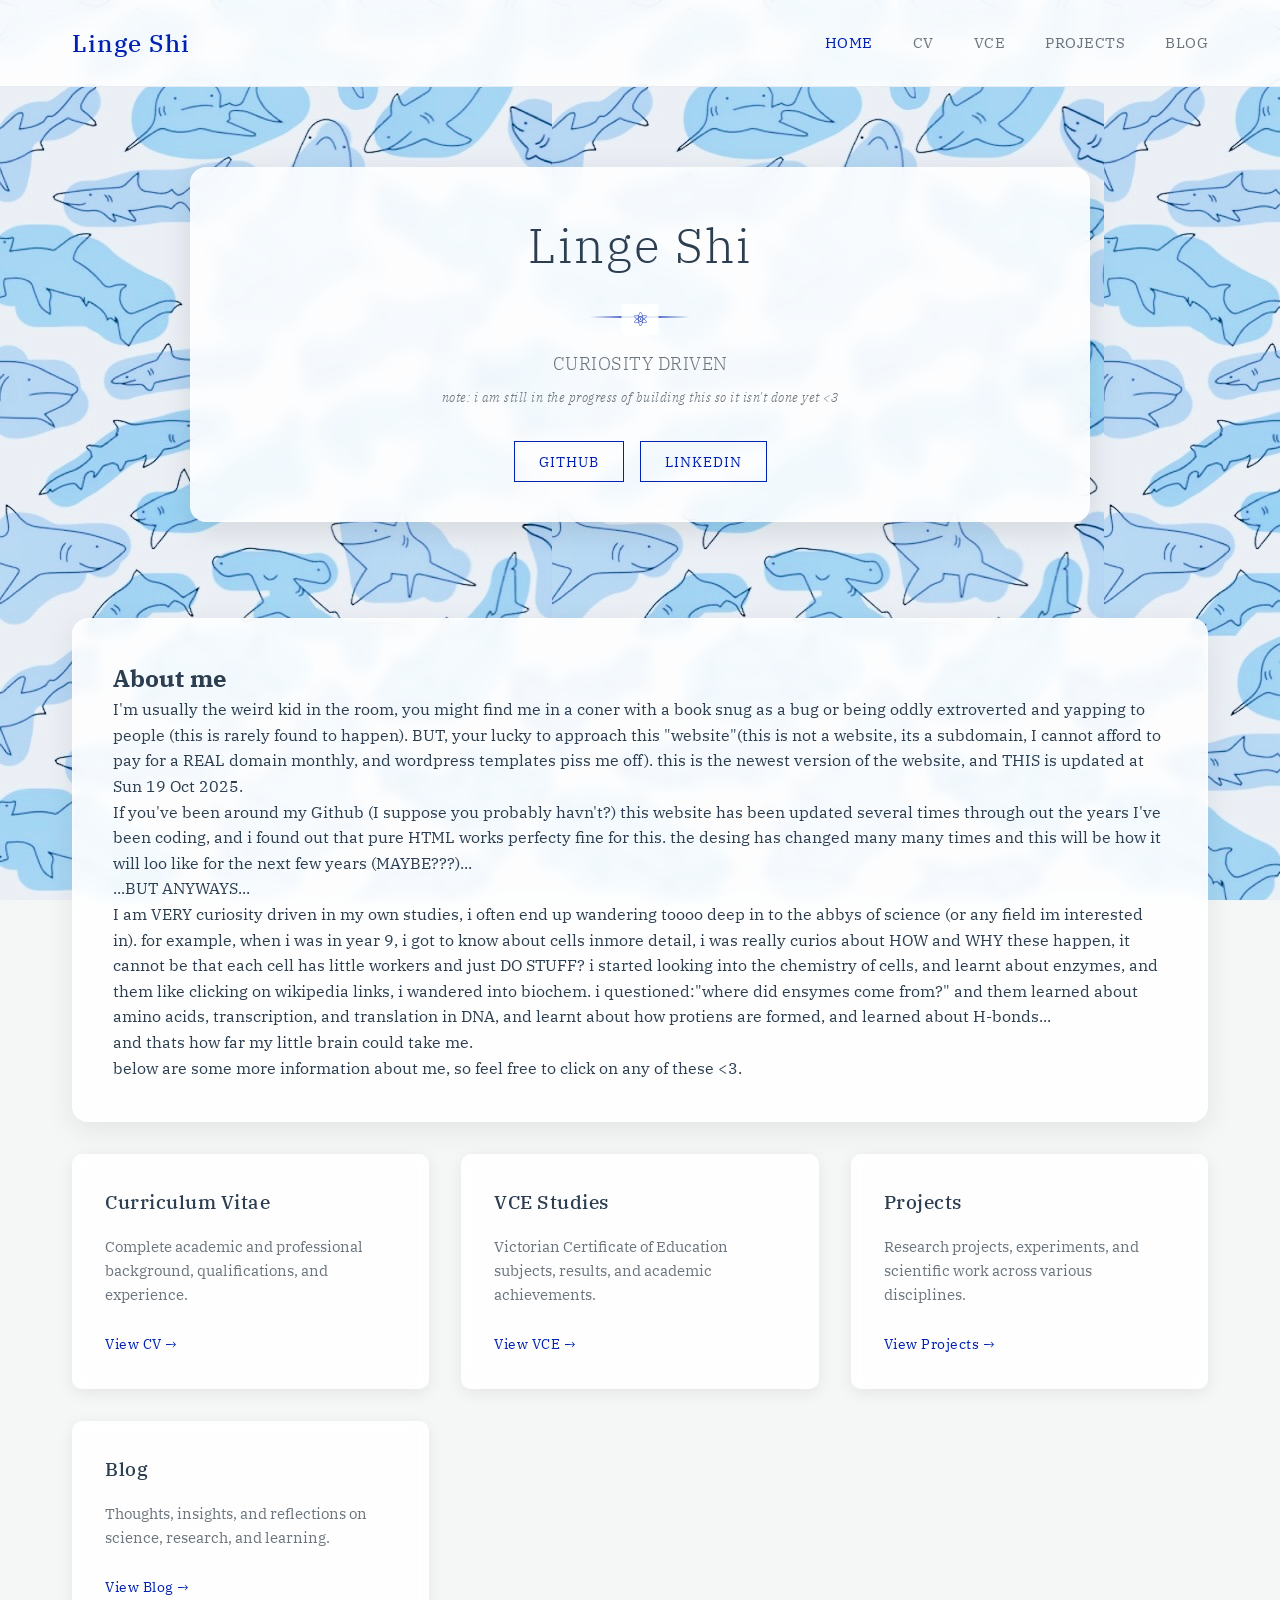
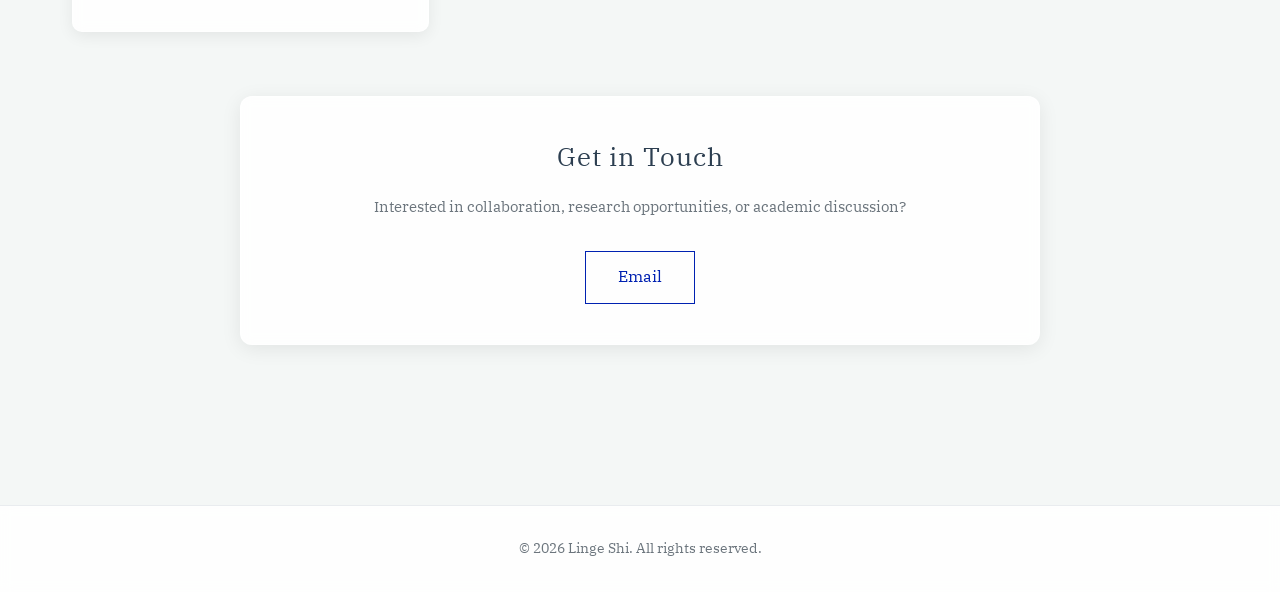
<file: index.html>
<!DOCTYPE html>
<html lang="en">
<head>
  <link rel="icon" type="image/png" href="images/nub-nub-cat.png">
  <meta charset="UTF-8" />
  <meta name="viewport" content="width=device-width, initial-scale=1" />
  <title>Linge Shi | Portfolio</title>
  <link href="https://fonts.googleapis.com/css2?family=IBM+Plex+Serif:wght@300;400;500;600&display=swap" rel="stylesheet" />
  <link rel="stylesheet" href="style.css" />
</head>
<body>
  <div class="bg-pattern"></div>

  <nav>
    <div class="nav-content">
      <a href="index.html" class="logo">Linge Shi</a>
      <ul class="nav-links">
        <li><a href="index.html" class="active">Home</a></li>
        <li><a href="CV.html">CV</a></li>
        <li><a href="VCE.html">VCE</a></li>
        <li><a href="Projects.html">Projects</a></li>
        <li><a href="Blog.html">Blog</a></li>
      </ul>
    </div>
  </nav>

  <div class="hero">
    <h1>Linge Shi</h1>
    <div class="hero-divider"></div>
    <p class="subtitle">CURIOSITY DRIVEN</p>
    <p class="subtitle" style="font-style: italic; font-size: 0.8rem; margin-top: 10px;">note: i am still in the progress of building this so it isn't done yet <3 </p>
    
    <div class="hero-links">
      <a href="https://github.com/Aresenick" target="_blank" class="contact-link">Github</a>
      <a href="https://linkedin.com/in/linge-shi" target="_blank" class="contact-link">LinkedIn</a>
    </div>
  </div>

  <main>
    <section class="content-box">
      <h2>About me</h2>
      <p>
        I'm usually the weird kid in the room, you might find me in a coner with a book snug as a bug or being oddly extroverted and yapping to people (this is rarely found to happen). BUT, your lucky to approach this "website"(this is not a website, its a subdomain, I cannot afford to pay for a REAL domain monthly, and wordpress templates piss me off). this is the newest version of the website, and THIS is updated at Sun 19 Oct 2025. 
      </p>
      <p>
        If you've been around my Github (I suppose you probably havn't?) this website has been updated several times through out the years I've been coding, and i found out that pure HTML works perfecty fine for this. the desing has changed many many times and this will be how it will loo like for the next few years (MAYBE???)... 
      </p>
      <p>
        ...BUT ANYWAYS...
      </p>
      <p>
        I am VERY curiosity driven in my own studies, i often end up wandering toooo deep in to the abbys of science (or any field im interested in). for example, when i was in year 9, i got to know about cells inmore detail, i was really curios about HOW and WHY these happen, it cannot be that each cell has little workers and just DO STUFF? i started looking into the chemistry of cells, and learnt about enzymes, and them like clicking on wikipedia links, i wandered into biochem. i questioned:"where did ensymes come from?" and them learned about amino acids, transcription, and translation in DNA, and learnt about how protiens are formed, and learned about H-bonds... 
      </p>
       <p>
        and thats how far my little brain could take me.
      </p>
       <p>
        below are some more information about me, so feel free to click on any of these <3. 
      </p>
    </section>

    <section class="section-grid">
      <div class="card">
        <h3>Curriculum Vitae</h3>
        <p>Complete academic and professional background, qualifications, and experience.</p>
        <a href="CV.html" class="card-link">View CV →</a>
      </div>

      <div class="card">
        <h3>VCE Studies</h3>
        <p>Victorian Certificate of Education subjects, results, and academic achievements.</p>
        <a href="VCE.html" class="card-link">View VCE →</a>
      </div>

      <div class="card">
        <h3>Projects</h3>
        <p>Research projects, experiments, and scientific work across various disciplines.</p>
        <a href="Projects.html" class="card-link">View Projects →</a>
      </div>

      <div class="card">
        <h3>Blog</h3>
        <p>Thoughts, insights, and reflections on science, research, and learning.</p>
        <a href="Blog.html" class="card-link">View Blog →</a>
      </div>
    </section>

    <section class="contact-section">
      <h2>Get in Touch</h2>
      <p>Interested in collaboration, research opportunities, or academic discussion?</p>
      <div class="contact-links">
        <a href="mailto:lingeshiniceg@gmail.com" class="contact-link">Email</a>
      </div>
    </section>
  </main>

  <footer>
    <p>&copy; 2026 Linge Shi. All rights reserved.</p>
  </footer>
</body>
</html>
</file>
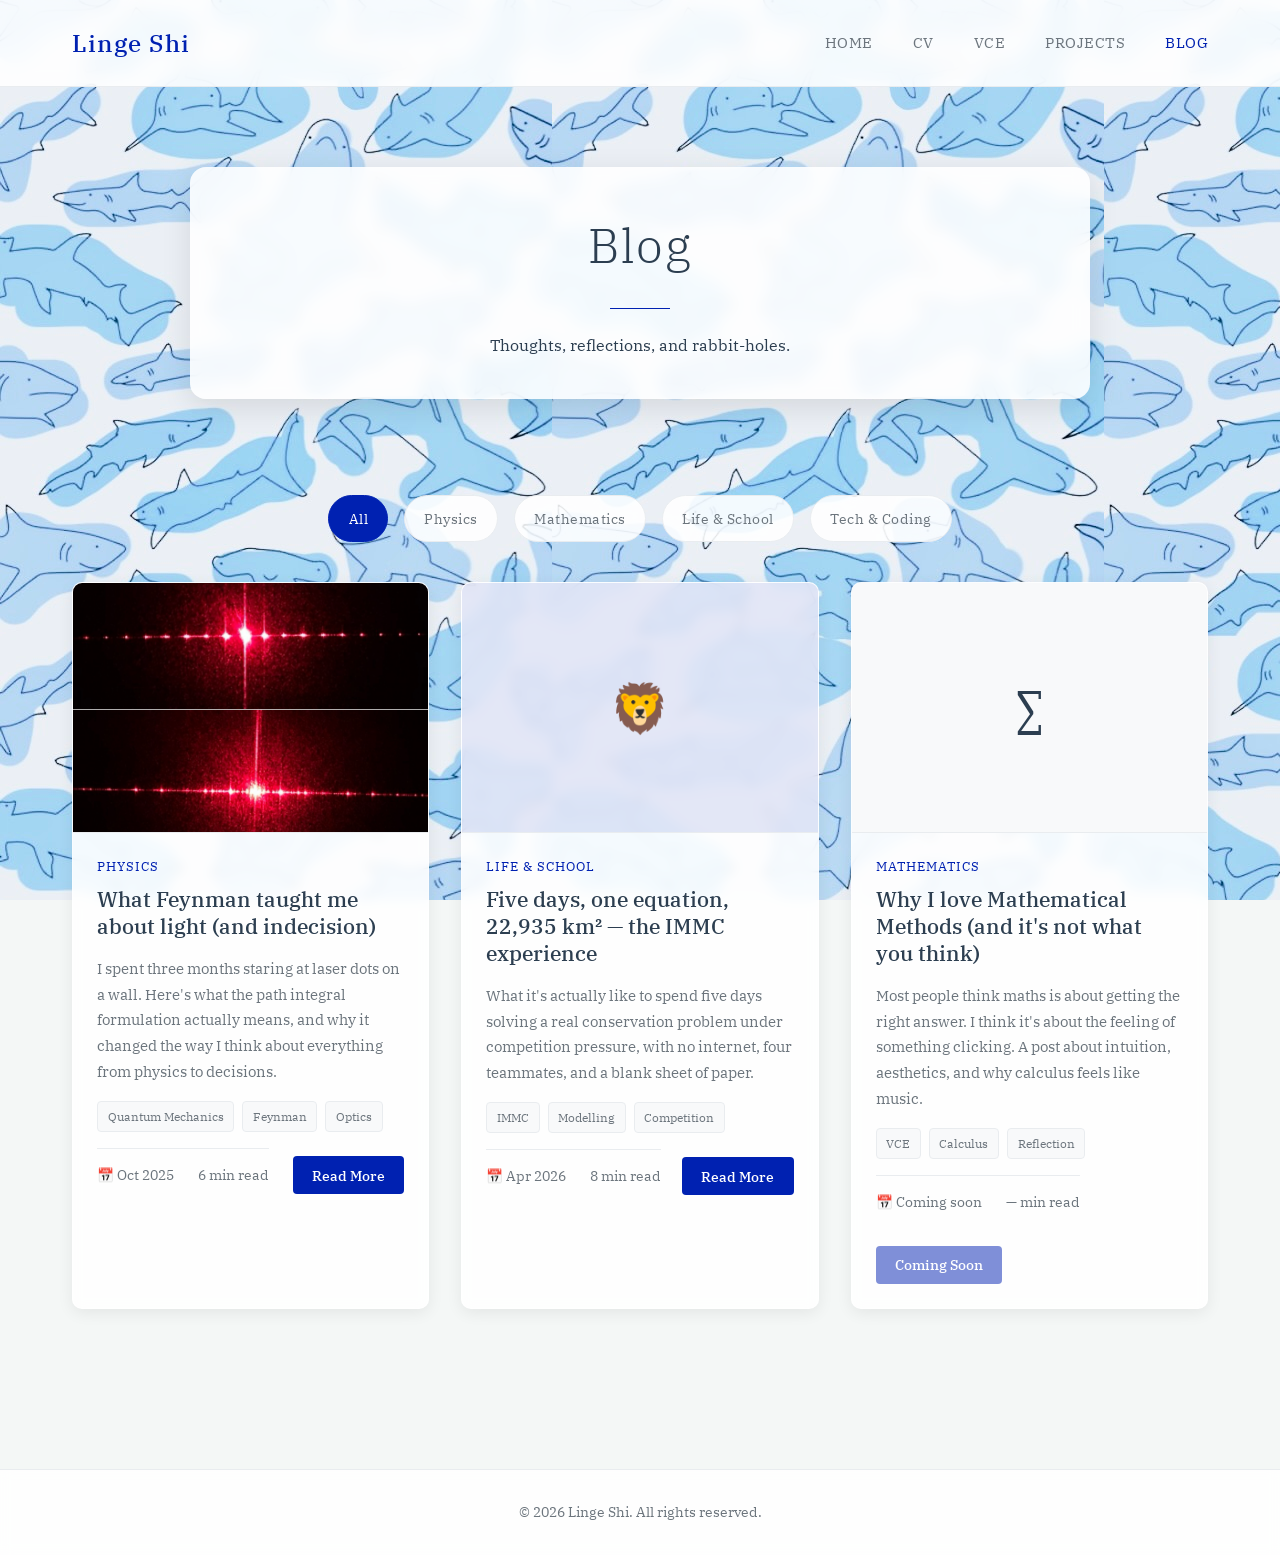
<file: Blog.html>
<!DOCTYPE html>
<html lang="en">
<head>
  <link rel="icon" type="image/png" href="images/nub-nub-cat.png">
  <meta charset="UTF-8" />
  <meta name="viewport" content="width=device-width, initial-scale=1" />
  <title>Blog — Linge Shi</title>
  <link href="https://fonts.googleapis.com/css2?family=IBM+Plex+Serif:wght@300;400;500;600&display=swap" rel="stylesheet" />
  <link rel="stylesheet" href="style.css" />
</head>
<body>
  <div class="bg-pattern"></div>

  <nav>
    <div class="nav-content">
      <a href="index.html" class="logo">Linge Shi</a>
      <ul class="nav-links">
        <li><a href="index.html">Home</a></li>
        <li><a href="CV.html">CV</a></li>
        <li><a href="VCE.html">VCE</a></li>
        <li><a href="Projects.html">Projects</a></li>
        <li><a href="Blog.html" class="active">Blog</a></li>
      </ul>
    </div>
  </nav>

  <div class="hero">
    <h1>Blog</h1>
    <div class="page-divider"></div>
    <p>Thoughts, reflections, and rabbit-holes.</p>
  </div>

  <main>

    <div class="categories-filter">
      <a href="#" class="category-tag active" data-filter="all">All</a>
      <a href="#" class="category-tag" data-filter="physics">Physics</a>
      <a href="#" class="category-tag" data-filter="maths">Mathematics</a>
      <a href="#" class="category-tag" data-filter="life">Life &amp; School</a>
      <a href="#" class="category-tag" data-filter="tech">Tech &amp; Coding</a>
    </div>

    <div class="blog-list" id="blog-list">

      <!-- Example post — duplicate this block to add more entries -->
      <article class="blog-post" data-category="physics">
        <div class="blog-image">
          <img src="images/fizik_pro.png" alt="Quantum Pathways" />
        </div>
        <div class="blog-header">
          <div class="blog-category">Physics</div>
          <h2 class="blog-title">What Feynman taught me about light (and indecision)</h2>
        </div>
        <p class="blog-excerpt">
          I spent three months staring at laser dots on a wall. Here's what the path integral formulation actually means, and why it changed the way I think about everything from physics to decisions.
        </p>
        <div class="blog-tags">
          <span class="tag">Quantum Mechanics</span>
          <span class="tag">Feynman</span>
          <span class="tag">Optics</span>
        </div>
        <div class="blog-footer">
          <div class="blog-meta">
            <span>📅 Oct 2025</span>
            <span>6 min read</span>
          </div>
          <button class="read-more-btn" onclick="openBlogPopup('feynman-post')">Read More</button>
        </div>
      </article>

      <article class="blog-post" data-category="life">
        <div class="blog-image" style="background: var(--light-blue); display:flex; align-items:center; justify-content:center; height:250px;">
          <span style="font-size:3rem;">🦁</span>
        </div>
        <div class="blog-header">
          <div class="blog-category">Life &amp; School</div>
          <h2 class="blog-title">Five days, one equation, 22,935 km² — the IMMC experience</h2>
        </div>
        <p class="blog-excerpt">
          What it's actually like to spend five days solving a real conservation problem under competition pressure, with no internet, four teammates, and a blank sheet of paper.
        </p>
        <div class="blog-tags">
          <span class="tag">IMMC</span>
          <span class="tag">Modelling</span>
          <span class="tag">Competition</span>
        </div>
        <div class="blog-footer">
          <div class="blog-meta">
            <span>📅 Apr 2026</span>
            <span>8 min read</span>
          </div>
          <button class="read-more-btn" onclick="openBlogPopup('immc-post')">Read More</button>
        </div>
      </article>

      <article class="blog-post" data-category="maths">
        <div class="blog-image" style="background: var(--light-grey); display:flex; align-items:center; justify-content:center; height:250px;">
          <span style="font-size:3rem;">∑</span>
        </div>
        <div class="blog-header">
          <div class="blog-category">Mathematics</div>
          <h2 class="blog-title">Why I love Mathematical Methods (and it's not what you think)</h2>
        </div>
        <p class="blog-excerpt">
          Most people think maths is about getting the right answer. I think it's about the feeling of something clicking. A post about intuition, aesthetics, and why calculus feels like music.
        </p>
        <div class="blog-tags">
          <span class="tag">VCE</span>
          <span class="tag">Calculus</span>
          <span class="tag">Reflection</span>
        </div>
        <div class="blog-footer">
          <div class="blog-meta">
            <span>📅 Coming soon</span>
            <span>— min read</span>
          </div>
          <button class="read-more-btn" style="opacity:0.5;cursor:default;" disabled>Coming Soon</button>
        </div>
      </article>

    </div>
  </main>

  <!-- Blog Popup -->
  <div id="blog-popup" class="popup-overlay">
    <div class="popup-content">
      <span class="popup-close" onclick="closeBlogPopup()">&times;</span>
      <div id="popup-blog-content"></div>
    </div>
  </div>

  <footer>
    <p>&copy; 2026 Linge Shi. All rights reserved.</p>
  </footer>

  <script>
    const blogData = {
      "feynman-post": `
        <div class="popup-blog-header">
          <div class="popup-blog-category">Physics</div>
          <h1>What Feynman taught me about light (and indecision)</h1>
          <div class="popup-blog-meta">
            <span>📅 Oct 2025</span>
            <span>6 min read</span>
          </div>
          <div class="popup-blog-tags">
            <span class="tag">Quantum Mechanics</span>
            <span class="tag">Feynman</span>
            <span class="tag">Optics</span>
          </div>
        </div>
        <div class="popup-blog-content">
          <p>I started this project because I was annoyed. My physics teacher explained the double-slit experiment and then, when I asked <em>why</em> the photon goes through both slits at once, said: "it just does." That wasn't good enough for me.</p>
          <h2>The setup</h2>
          <p>Three months later I was in my bedroom at midnight with a 0.4 mW laser pointer, a clamp stand fashioned from a stack of textbooks, and a very patient wall. The idea was simple: if Feynman is right that a photon takes <em>all possible paths simultaneously</em>, then adding more slits should sharpen the beam — because more paths means more chances for the right ones to constructively interfere.</p>
          <h2>What actually happened</h2>
          <p>At 1 slit: a broad blob. At 2 slits: those unmistakeable alternating fringes. At 20 slits: a tighter central peak, fainter satellites. At 200 slits: one sharp, bright line. The beam had emerged from the noise. Not because I forced it — because all the wrong paths cancelled each other out, and the right path was left standing.</p>
          <h2>The thing I keep thinking about</h2>
          <p>Feynman's idea is that nature is genuinely indecisive at the quantum level. The photon doesn't "choose" a path — it explores all of them, and the one we observe is just the one that survives interference. There's something almost philosophical about that. Uncertainty isn't a failure of the system. It's how the system works.</p>
          <p>I don't think that's only true of photons.</p>
        </div>
      `,
      "immc-post": `
        <div class="popup-blog-header">
          <div class="popup-blog-category">Life &amp; School</div>
          <h1>Five days, one equation, 22,935 km²</h1>
          <div class="popup-blog-meta">
            <span>📅 Apr 2026</span>
            <span>8 min read</span>
          </div>
          <div class="popup-blog-tags">
            <span class="tag">IMMC</span>
            <span class="tag">Modelling</span>
            <span class="tag">Competition</span>
          </div>
        </div>
        <div class="popup-blog-content">
          <p>Day one of the IMMC, our team stared at the problem statement for about twenty minutes without saying anything. The task: help Etosha National Park figure out where to send its rangers. The park is the size of a small country. They have almost no resources. Poaching is rising. Where do you even start?</p>
          <h2>The blank page problem</h2>
          <p>Mathematical modelling competitions are strange. You have all the freedom in the world — and that's the hardest part. In a normal maths exam, the path is laid out for you. Here, you have to decide what the problem even is before you can solve it.</p>
          <p>We spent the first afternoon just listing factors. Poaching history. Waterhole locations. Seasonal animal clustering. Proximity to the park boundary. Road density. Terrain. By the end of day one we had ten variables and no idea how to combine them.</p>
          <h2>The insight</h2>
          <p>The breakthrough came on day two when someone suggested we treat the park as a continuous surface and assign each point a single risk score. Simple in theory. The challenge was making the weighting defensible — not just guessing that poaching pressure matters more than road density, but proving it mathematically.</p>
          <p>That's where AHP came in. The Analytic Hierarchy Process lets you compare every pair of factors and derive a weight set that's internally consistent. Our consistency ratio came out at 0.0129 — well below the 0.10 threshold. The model wasn't just intuitive. It was provably coherent.</p>
          <h2>What five days taught me</h2>
          <p>I came in thinking modelling was about finding the right equation. I left thinking modelling is about choosing the right assumptions — and then being honest about them. Every model is wrong. The question is whether it's usefully wrong.</p>
        </div>
      `
    };

    function openBlogPopup(postId) {
      const content = blogData[postId];
      if (!content) return;
      document.getElementById('popup-blog-content').innerHTML = content;
      document.getElementById('blog-popup').style.display = 'flex';
      document.body.style.overflow = 'hidden';
    }

    function closeBlogPopup() {
      document.getElementById('blog-popup').style.display = 'none';
      document.body.style.overflow = 'auto';
    }

    document.getElementById('blog-popup').addEventListener('click', function (e) {
      if (e.target === this) closeBlogPopup();
    });

    document.addEventListener('keydown', function (e) {
      if (e.key === 'Escape' && document.getElementById('blog-popup').style.display === 'flex') {
        closeBlogPopup();
      }
    });

    /* Category filter */
    document.querySelectorAll('.category-tag').forEach(tag => {
      tag.addEventListener('click', function (e) {
        e.preventDefault();
        document.querySelectorAll('.category-tag').forEach(t => t.classList.remove('active'));
        this.classList.add('active');
        const filter = this.dataset.filter;
        document.querySelectorAll('.blog-post').forEach(post => {
          post.style.display = (filter === 'all' || post.dataset.category === filter) ? '' : 'none';
        });
      });
    });
  </script>
</body>
</html>
</file>
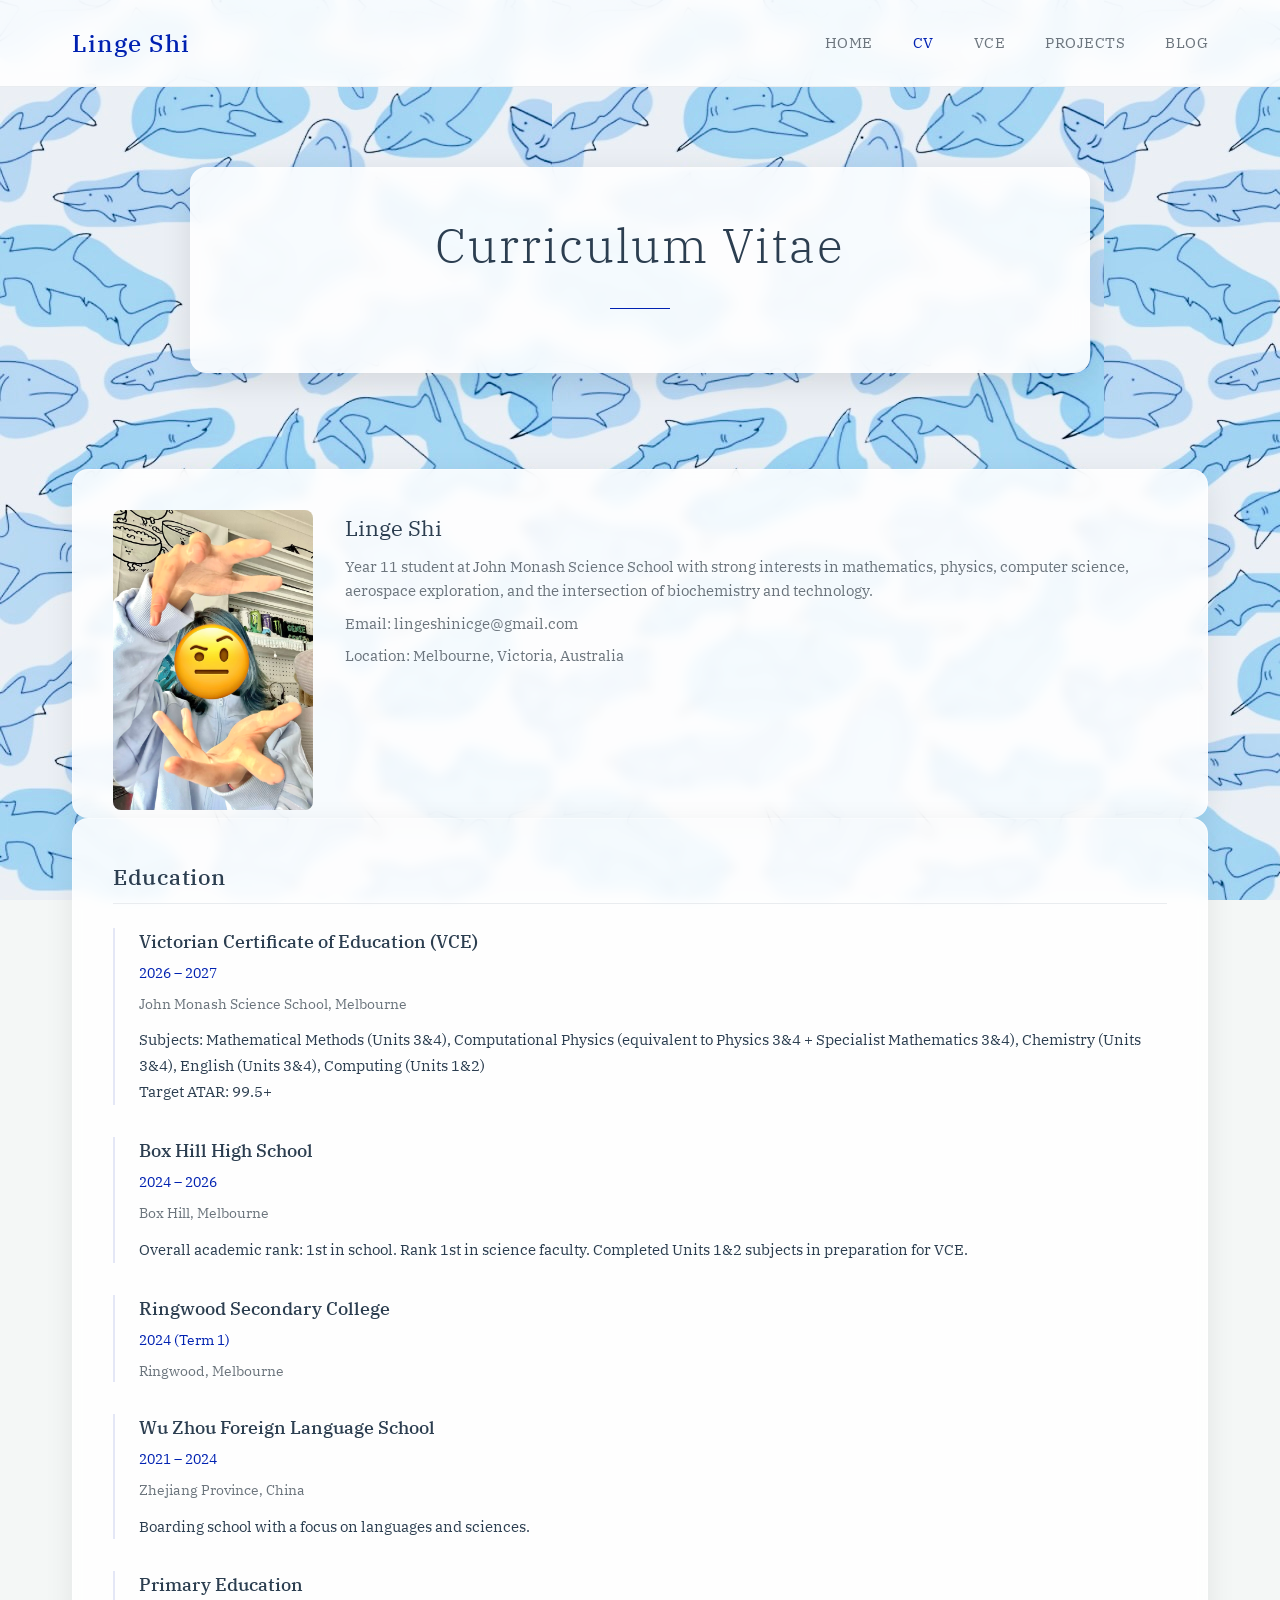
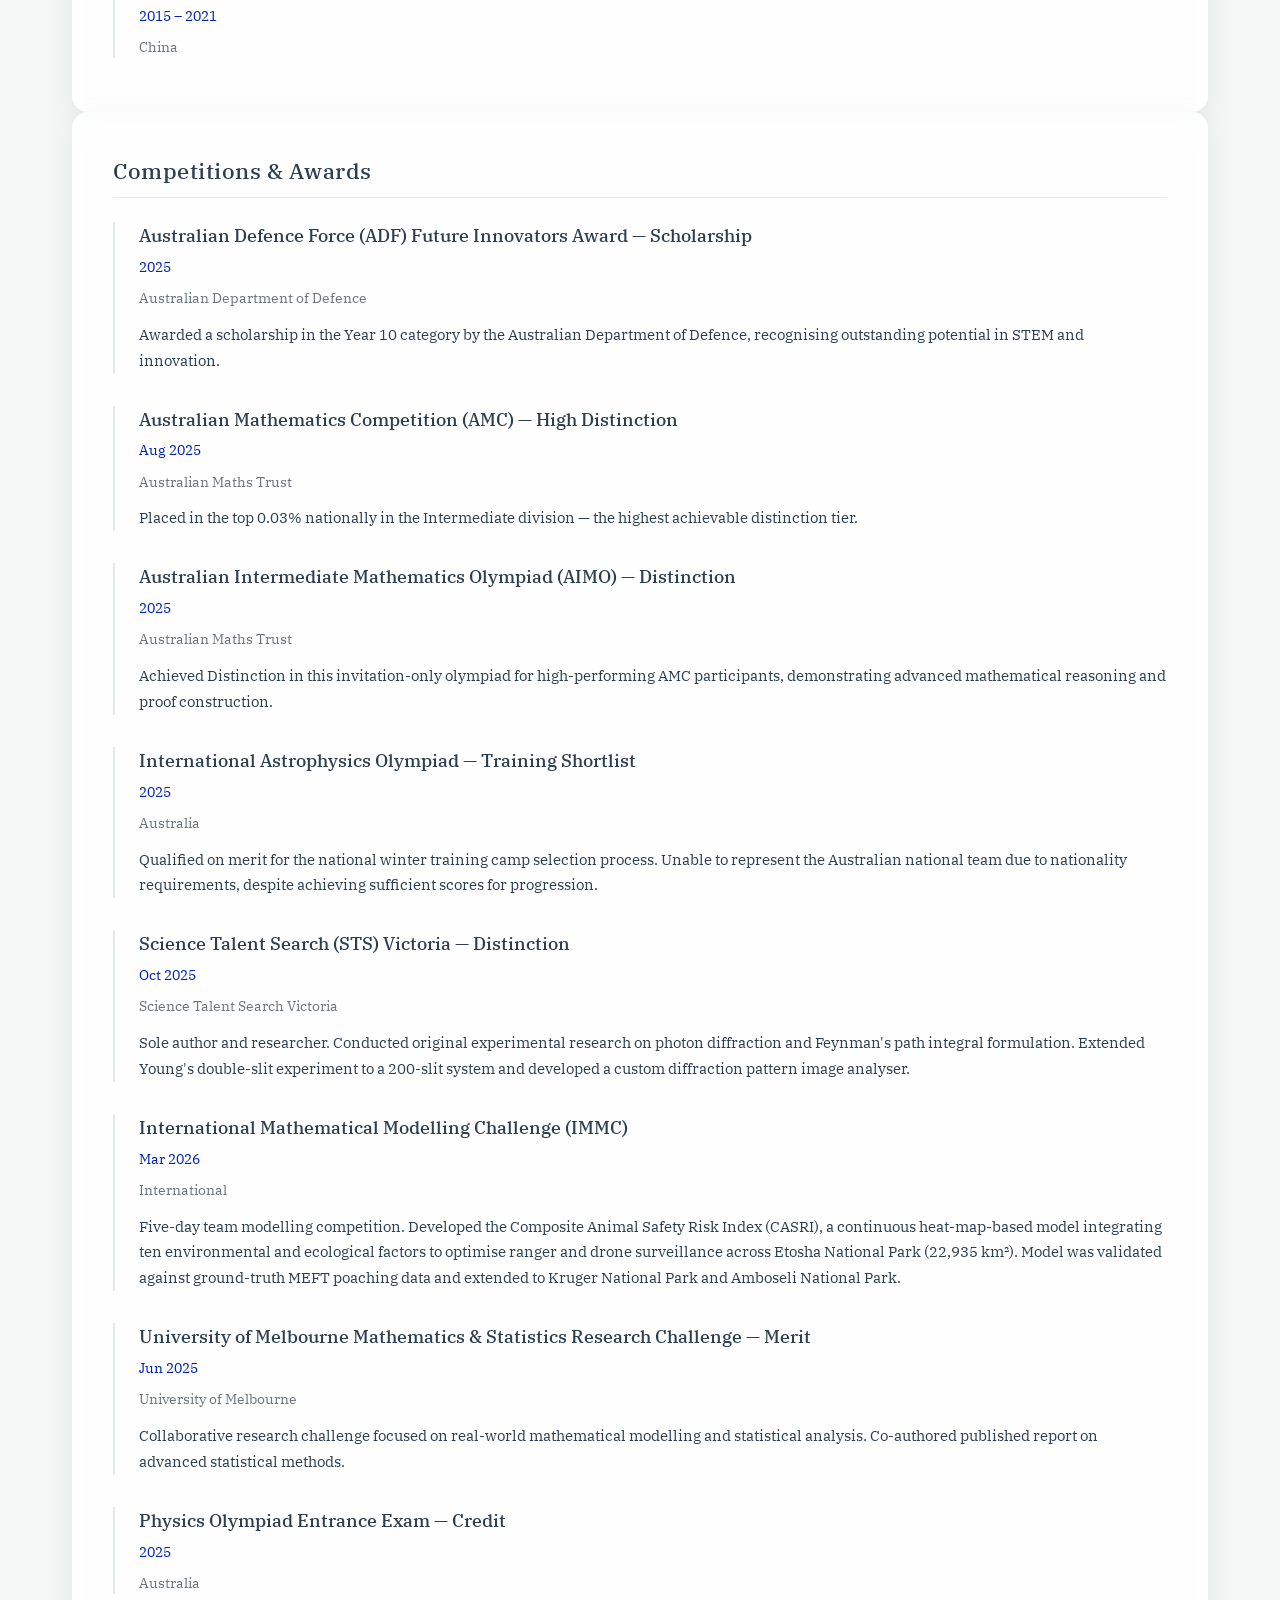
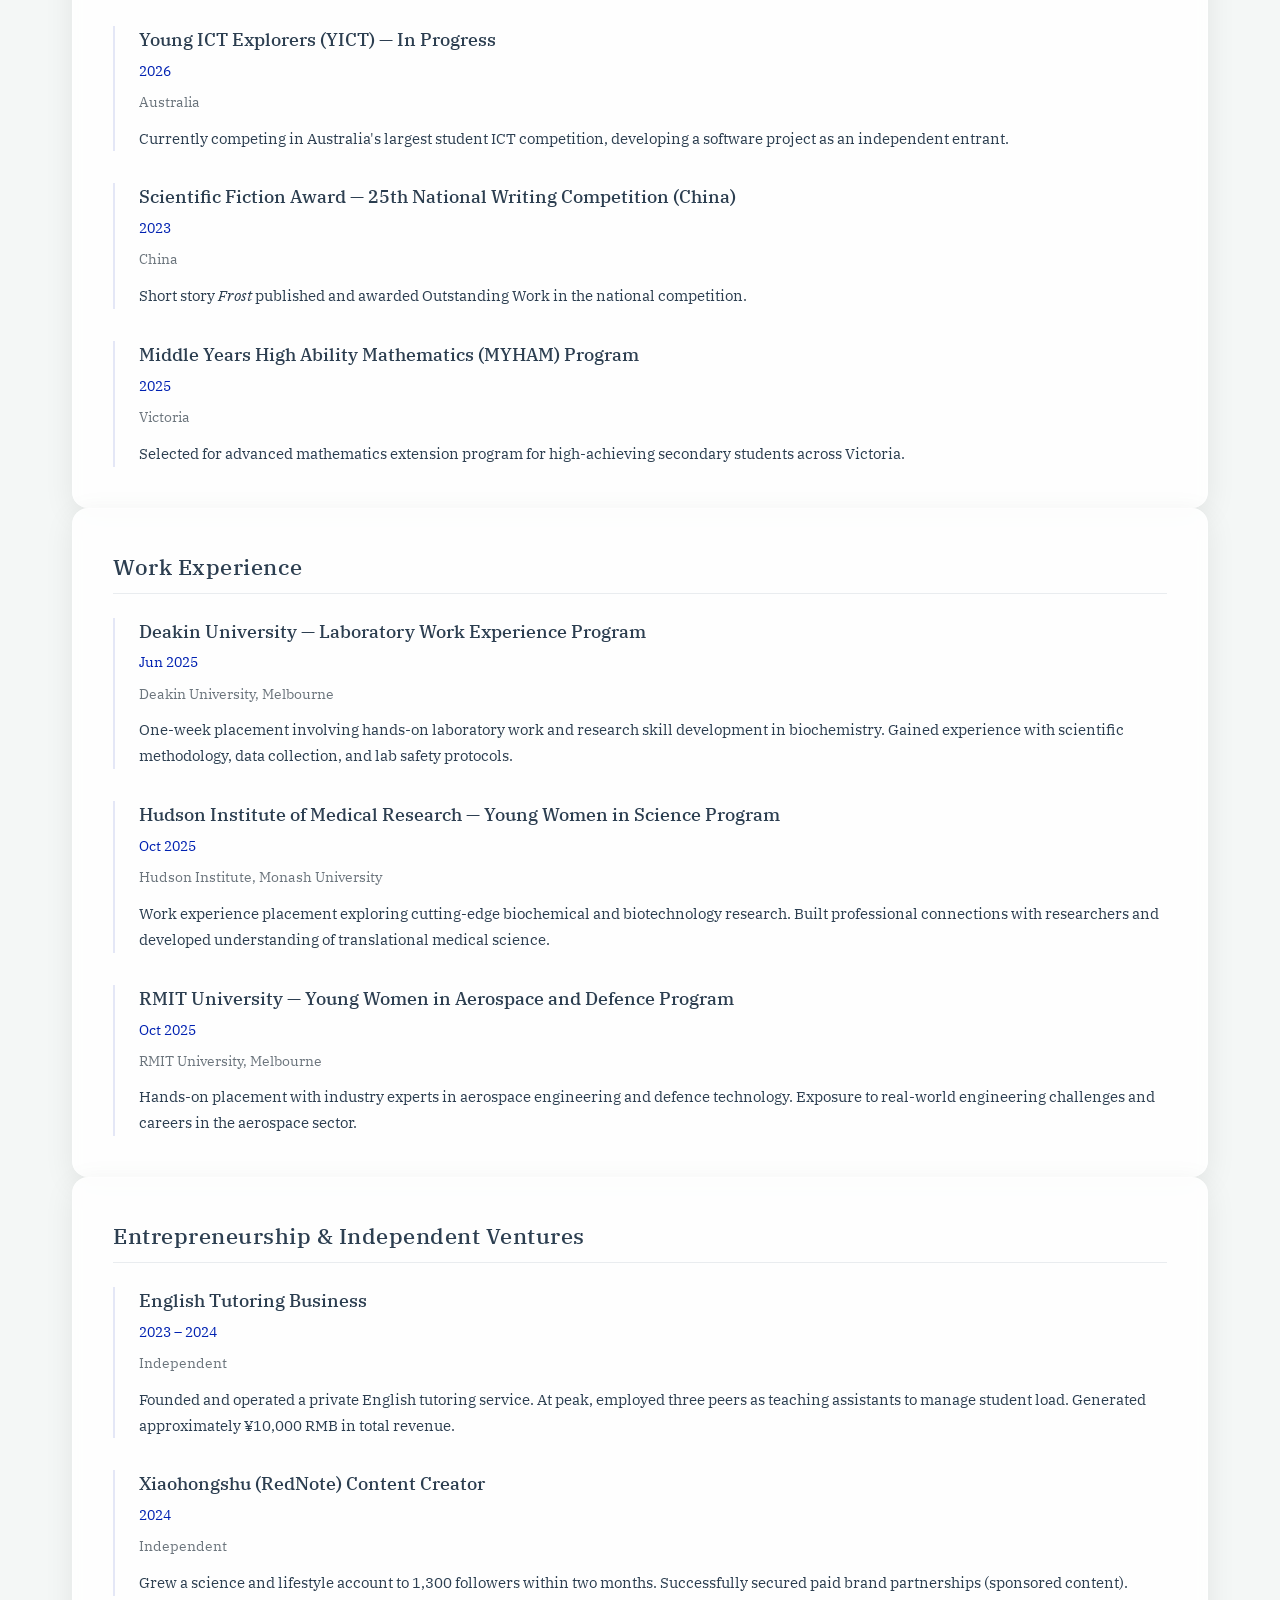
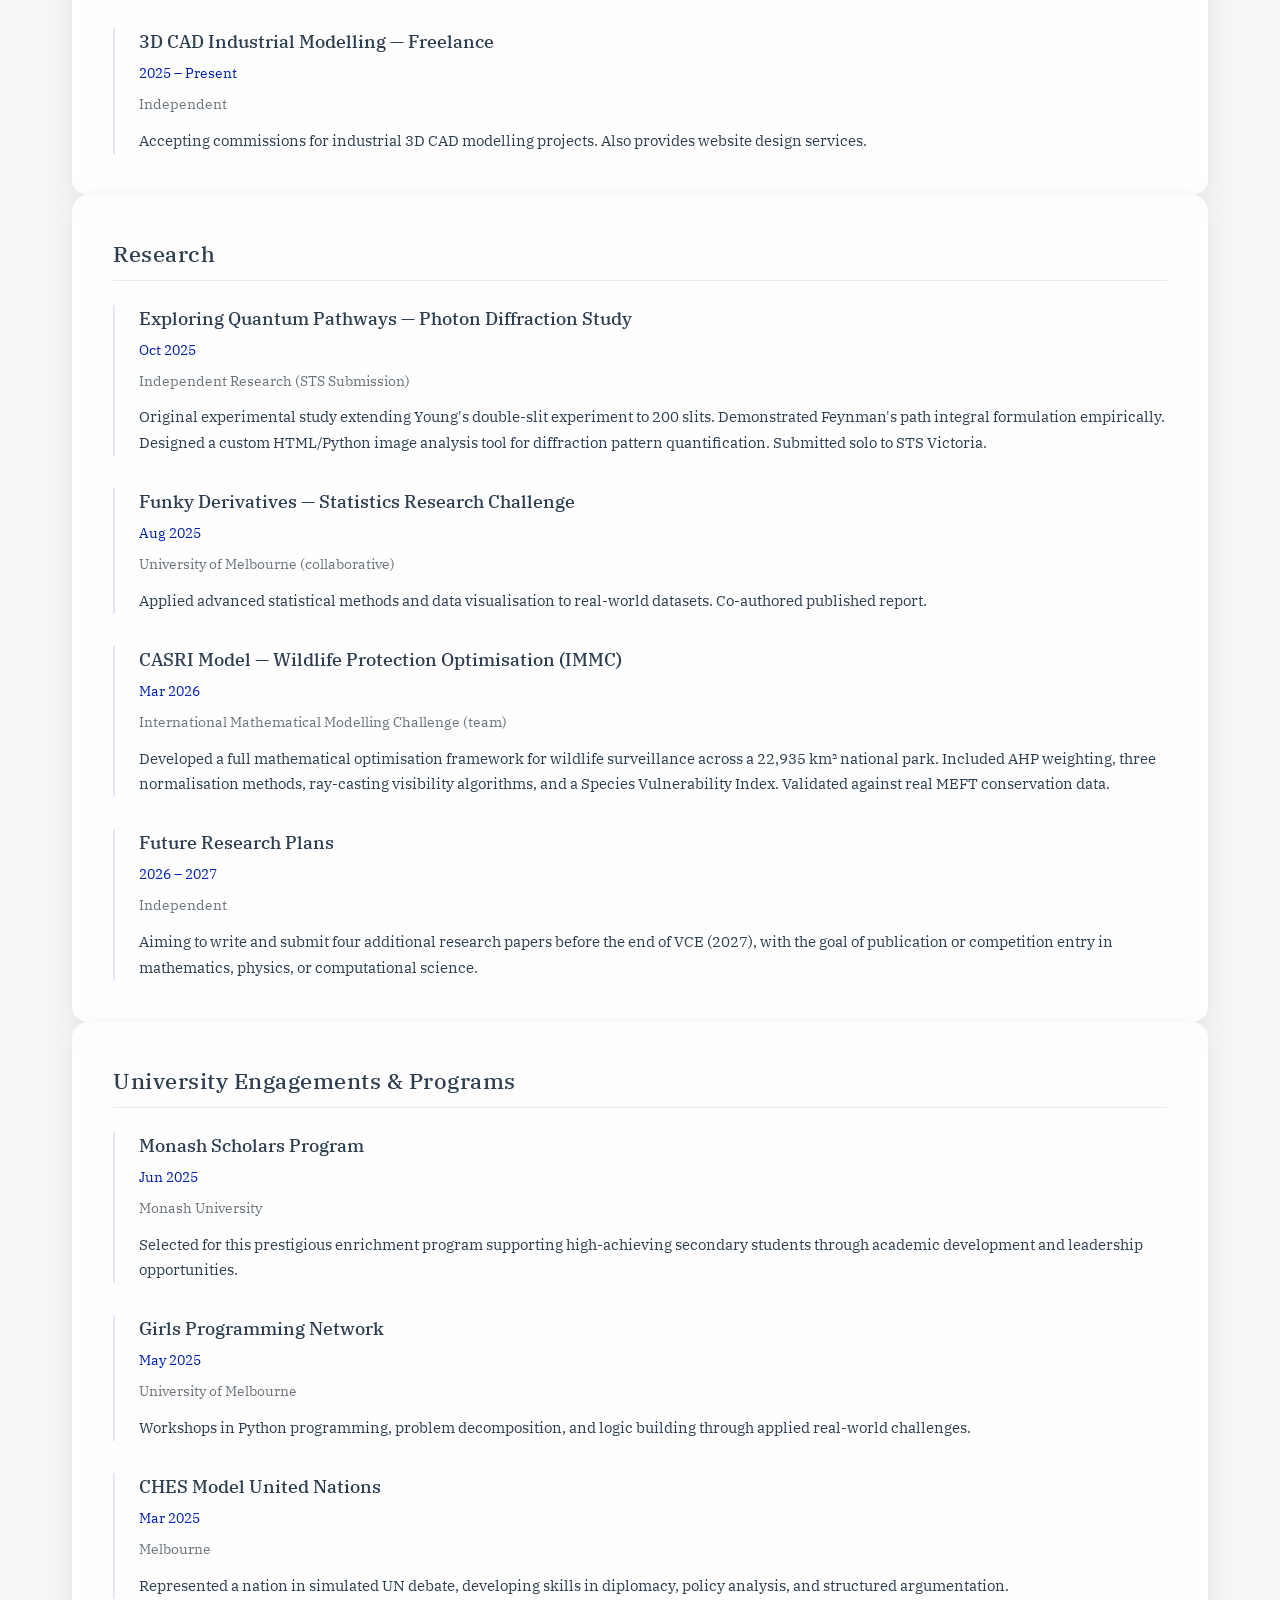
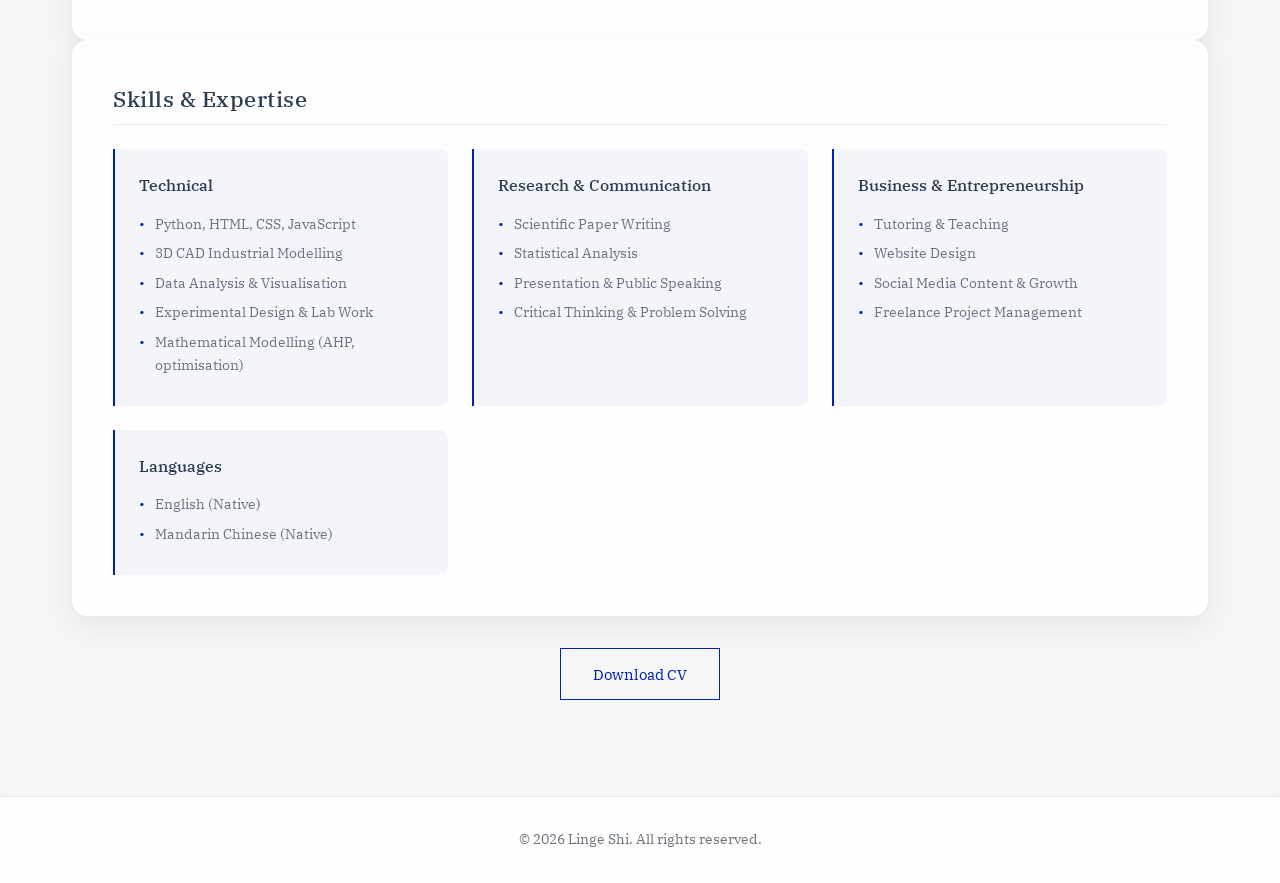
<file: CV.html>
<!DOCTYPE html>
<html lang="en">
<head>
  <link rel="icon" type="image/png" href="images/nub-nub-cat.png">
  <meta charset="UTF-8" />
  <meta name="viewport" content="width=device-width, initial-scale=1" />
  <title>Linge Shi — CV</title>
  <link href="https://fonts.googleapis.com/css2?family=IBM+Plex+Serif:wght@300;400;500;600&display=swap" rel="stylesheet" />
  <link rel="stylesheet" href="style.css" />
</head>
<body>
  <div class="bg-pattern"></div>
  <nav>
    <div class="nav-content">
      <a href="index.html" class="logo">Linge Shi</a>
      <ul class="nav-links">
        <li><a href="index.html">Home</a></li>
        <li><a href="CV.html" class="active">CV</a></li>
        <li><a href="VCE.html">VCE</a></li>
        <li><a href="Projects.html">Projects</a></li>
        <li><a href="Blog.html">Blog</a></li>
      </ul>
    </div>
  </nav>

  <div class="hero">
    <h1>Curriculum Vitae</h1>
    <div class="page-divider"></div>
  </div>

  <main>

    <!-- Profile -->
    <section class="content-box profile-section">
      <div class="profile-image">
        <img src="prof.jpg" alt="Linge Shi" style="width:200px;height:300px;object-fit:cover;border-radius:8px;" />
      </div>
      <div class="profile-info">
        <h2>Linge Shi</h2>
        <p>Year 11 student at John Monash Science School with strong interests in mathematics, physics, computer science, aerospace exploration, and the intersection of biochemistry and technology.</p>
        <p>Email: lingeshinicge@gmail.com</p>
        <p>Location: Melbourne, Victoria, Australia</p>
      </div>
    </section>

    <!-- Education -->
    <section class="content-box cv-section">
      <h2>Education</h2>

      <div class="cv-entry">
        <h3>Victorian Certificate of Education (VCE)</h3>
        <div class="date">2026 – 2027</div>
        <div class="location">John Monash Science School, Melbourne</div>
        <p>Subjects: Mathematical Methods (Units 3&4), Computational Physics (equivalent to Physics 3&4 + Specialist Mathematics 3&4), Chemistry (Units 3&4), English (Units 3&4), Computing (Units 1&2)</p>
        <p>Target ATAR: 99.5+</p>
      </div>

      <div class="cv-entry">
        <h3>Box Hill High School</h3>
        <div class="date">2024 – 2026</div>
        <div class="location">Box Hill, Melbourne</div>
        <p>Overall academic rank: 1st in school. Rank 1st in science faculty. Completed Units 1&2 subjects in preparation for VCE.</p>
      </div>

      <div class="cv-entry">
        <h3>Ringwood Secondary College</h3>
        <div class="date">2024 (Term 1)</div>
        <div class="location">Ringwood, Melbourne</div>
      </div>

      <div class="cv-entry">
        <h3>Wu Zhou Foreign Language School</h3>
        <div class="date">2021 – 2024</div>
        <div class="location">Zhejiang Province, China</div>
        <p>Boarding school with a focus on languages and sciences.</p>
      </div>

      <div class="cv-entry">
        <h3>Primary Education</h3>
        <div class="date">2015 – 2021</div>
        <div class="location">China</div>
      </div>
    </section>

    <!-- Competitions & Awards -->
    <section class="content-box cv-section">
      <h2>Competitions &amp; Awards</h2>

      <div class="cv-entry">
        <h3>Australian Defence Force (ADF) Future Innovators Award — Scholarship</h3>
        <div class="date">2025</div>
        <div class="location">Australian Department of Defence</div>
        <p>Awarded a scholarship in the Year 10 category by the Australian Department of Defence, recognising outstanding potential in STEM and innovation.</p>
      </div>

      <div class="cv-entry">
        <h3>Australian Mathematics Competition (AMC) — High Distinction</h3>
        <div class="date">Aug 2025</div>
        <div class="location">Australian Maths Trust</div>
        <p>Placed in the top 0.03% nationally in the Intermediate division — the highest achievable distinction tier.</p>
      </div>

      <div class="cv-entry">
        <h3>Australian Intermediate Mathematics Olympiad (AIMO) — Distinction</h3>
        <div class="date">2025</div>
        <div class="location">Australian Maths Trust</div>
        <p>Achieved Distinction in this invitation-only olympiad for high-performing AMC participants, demonstrating advanced mathematical reasoning and proof construction.</p>
      </div>

      <div class="cv-entry">
        <h3>International Astrophysics Olympiad — Training Shortlist</h3>
        <div class="date">2025</div>
        <div class="location">Australia</div>
        <p>Qualified on merit for the national winter training camp selection process. Unable to represent the Australian national team due to nationality requirements, despite achieving sufficient scores for progression.</p>
      </div>

      <div class="cv-entry">
        <h3>Science Talent Search (STS) Victoria — Distinction</h3>
        <div class="date">Oct 2025</div>
        <div class="location">Science Talent Search Victoria</div>
        <p>Sole author and researcher. Conducted original experimental research on photon diffraction and Feynman's path integral formulation. Extended Young's double-slit experiment to a 200-slit system and developed a custom diffraction pattern image analyser.</p>
      </div>

      <div class="cv-entry">
        <h3>International Mathematical Modelling Challenge (IMMC)</h3>
        <div class="date">Mar 2026</div>
        <div class="location">International</div>
        <p>Five-day team modelling competition. Developed the Composite Animal Safety Risk Index (CASRI), a continuous heat-map-based model integrating ten environmental and ecological factors to optimise ranger and drone surveillance across Etosha National Park (22,935 km²). Model was validated against ground-truth MEFT poaching data and extended to Kruger National Park and Amboseli National Park.</p>
      </div>

      <div class="cv-entry">
        <h3>University of Melbourne Mathematics &amp; Statistics Research Challenge — Merit</h3>
        <div class="date">Jun 2025</div>
        <div class="location">University of Melbourne</div>
        <p>Collaborative research challenge focused on real-world mathematical modelling and statistical analysis. Co-authored published report on advanced statistical methods.</p>
      </div>

      <div class="cv-entry">
        <h3>Physics Olympiad Entrance Exam — Credit</h3>
        <div class="date">2025</div>
        <div class="location">Australia</div>
      </div>

      <div class="cv-entry">
        <h3>Young ICT Explorers (YICT) — In Progress</h3>
        <div class="date">2026</div>
        <div class="location">Australia</div>
        <p>Currently competing in Australia's largest student ICT competition, developing a software project as an independent entrant.</p>
      </div>

      <div class="cv-entry">
        <h3>Scientific Fiction Award — 25th National Writing Competition (China)</h3>
        <div class="date">2023</div>
        <div class="location">China</div>
        <p>Short story <em>Frost</em> published and awarded Outstanding Work in the national competition.</p>
      </div>

      <div class="cv-entry">
        <h3>Middle Years High Ability Mathematics (MYHAM) Program</h3>
        <div class="date">2025</div>
        <div class="location">Victoria</div>
        <p>Selected for advanced mathematics extension program for high-achieving secondary students across Victoria.</p>
      </div>
    </section>

    <!-- Work Experience -->
    <section class="content-box cv-section">
      <h2>Work Experience</h2>

      <div class="cv-entry">
        <h3>Deakin University — Laboratory Work Experience Program</h3>
        <div class="date">Jun 2025</div>
        <div class="location">Deakin University, Melbourne</div>
        <p>One-week placement involving hands-on laboratory work and research skill development in biochemistry. Gained experience with scientific methodology, data collection, and lab safety protocols.</p>
      </div>

      <div class="cv-entry">
        <h3>Hudson Institute of Medical Research — Young Women in Science Program</h3>
        <div class="date">Oct 2025</div>
        <div class="location">Hudson Institute, Monash University</div>
        <p>Work experience placement exploring cutting-edge biochemical and biotechnology research. Built professional connections with researchers and developed understanding of translational medical science.</p>
      </div>

      <div class="cv-entry">
        <h3>RMIT University — Young Women in Aerospace and Defence Program</h3>
        <div class="date">Oct 2025</div>
        <div class="location">RMIT University, Melbourne</div>
        <p>Hands-on placement with industry experts in aerospace engineering and defence technology. Exposure to real-world engineering challenges and careers in the aerospace sector.</p>
      </div>
    </section>

    <!-- Entrepreneurship -->
    <section class="content-box cv-section">
      <h2>Entrepreneurship &amp; Independent Ventures</h2>

      <div class="cv-entry">
        <h3>English Tutoring Business</h3>
        <div class="date">2023 – 2024</div>
        <div class="location">Independent</div>
        <p>Founded and operated a private English tutoring service. At peak, employed three peers as teaching assistants to manage student load. Generated approximately ¥10,000 RMB in total revenue.</p>
      </div>

      <div class="cv-entry">
        <h3>Xiaohongshu (RedNote) Content Creator</h3>
        <div class="date">2024</div>
        <div class="location">Independent</div>
        <p>Grew a science and lifestyle account to 1,300 followers within two months. Successfully secured paid brand partnerships (sponsored content).</p>
      </div>

      <div class="cv-entry">
        <h3>3D CAD Industrial Modelling — Freelance</h3>
        <div class="date">2025 – Present</div>
        <div class="location">Independent</div>
        <p>Accepting commissions for industrial 3D CAD modelling projects. Also provides website design services.</p>
      </div>
    </section>

    <!-- Research -->
    <section class="content-box cv-section">
      <h2>Research</h2>

      <div class="cv-entry">
        <h3>Exploring Quantum Pathways — Photon Diffraction Study</h3>
        <div class="date">Oct 2025</div>
        <div class="location">Independent Research (STS Submission)</div>
        <p>Original experimental study extending Young's double-slit experiment to 200 slits. Demonstrated Feynman's path integral formulation empirically. Designed a custom HTML/Python image analysis tool for diffraction pattern quantification. Submitted solo to STS Victoria.</p>
      </div>

      <div class="cv-entry">
        <h3>Funky Derivatives — Statistics Research Challenge</h3>
        <div class="date">Aug 2025</div>
        <div class="location">University of Melbourne (collaborative)</div>
        <p>Applied advanced statistical methods and data visualisation to real-world datasets. Co-authored published report.</p>
      </div>

      <div class="cv-entry">
        <h3>CASRI Model — Wildlife Protection Optimisation (IMMC)</h3>
        <div class="date">Mar 2026</div>
        <div class="location">International Mathematical Modelling Challenge (team)</div>
        <p>Developed a full mathematical optimisation framework for wildlife surveillance across a 22,935 km² national park. Included AHP weighting, three normalisation methods, ray-casting visibility algorithms, and a Species Vulnerability Index. Validated against real MEFT conservation data.</p>
      </div>

      <div class="cv-entry">
        <h3>Future Research Plans</h3>
        <div class="date">2026 – 2027</div>
        <div class="location">Independent</div>
        <p>Aiming to write and submit four additional research papers before the end of VCE (2027), with the goal of publication or competition entry in mathematics, physics, or computational science.</p>
      </div>
    </section>

    <!-- University Engagements -->
    <section class="content-box cv-section">
      <h2>University Engagements &amp; Programs</h2>

      <div class="cv-entry">
        <h3>Monash Scholars Program</h3>
        <div class="date">Jun 2025</div>
        <div class="location">Monash University</div>
        <p>Selected for this prestigious enrichment program supporting high-achieving secondary students through academic development and leadership opportunities.</p>
      </div>

      <div class="cv-entry">
        <h3>Girls Programming Network</h3>
        <div class="date">May 2025</div>
        <div class="location">University of Melbourne</div>
        <p>Workshops in Python programming, problem decomposition, and logic building through applied real-world challenges.</p>
      </div>

      <div class="cv-entry">
        <h3>CHES Model United Nations</h3>
        <div class="date">Mar 2025</div>
        <div class="location">Melbourne</div>
        <p>Represented a nation in simulated UN debate, developing skills in diplomacy, policy analysis, and structured argumentation.</p>
      </div>
    </section>

    <!-- Skills -->
    <section class="content-box cv-section">
      <h2>Skills &amp; Expertise</h2>
      <div class="skills-grid">
        <div class="skill-category">
          <h3>Technical</h3>
          <ul>
            <li>Python, HTML, CSS, JavaScript</li>
            <li>3D CAD Industrial Modelling</li>
            <li>Data Analysis &amp; Visualisation</li>
            <li>Experimental Design &amp; Lab Work</li>
            <li>Mathematical Modelling (AHP, optimisation)</li>
          </ul>
        </div>
        <div class="skill-category">
          <h3>Research &amp; Communication</h3>
          <ul>
            <li>Scientific Paper Writing</li>
            <li>Statistical Analysis</li>
            <li>Presentation &amp; Public Speaking</li>
            <li>Critical Thinking &amp; Problem Solving</li>
          </ul>
        </div>
        <div class="skill-category">
          <h3>Business &amp; Entrepreneurship</h3>
          <ul>
            <li>Tutoring &amp; Teaching</li>
            <li>Website Design</li>
            <li>Social Media Content &amp; Growth</li>
            <li>Freelance Project Management</li>
          </ul>
        </div>
        <div class="skill-category">
          <h3>Languages</h3>
          <ul>
            <li>English (Native)</li>
            <li>Mandarin Chinese (Native)</li>
          </ul>
        </div>
      </div>
    </section>

    <div class="download-section">
      <a href="Linge Shi.pdf" class="download-btn" download="Linge_Shi_CV.pdf">Download CV</a>
    </div>

  </main>

  <footer>
    <p>&copy; 2026 Linge Shi. All rights reserved.</p>
  </footer>
</body>
</html>
</file>
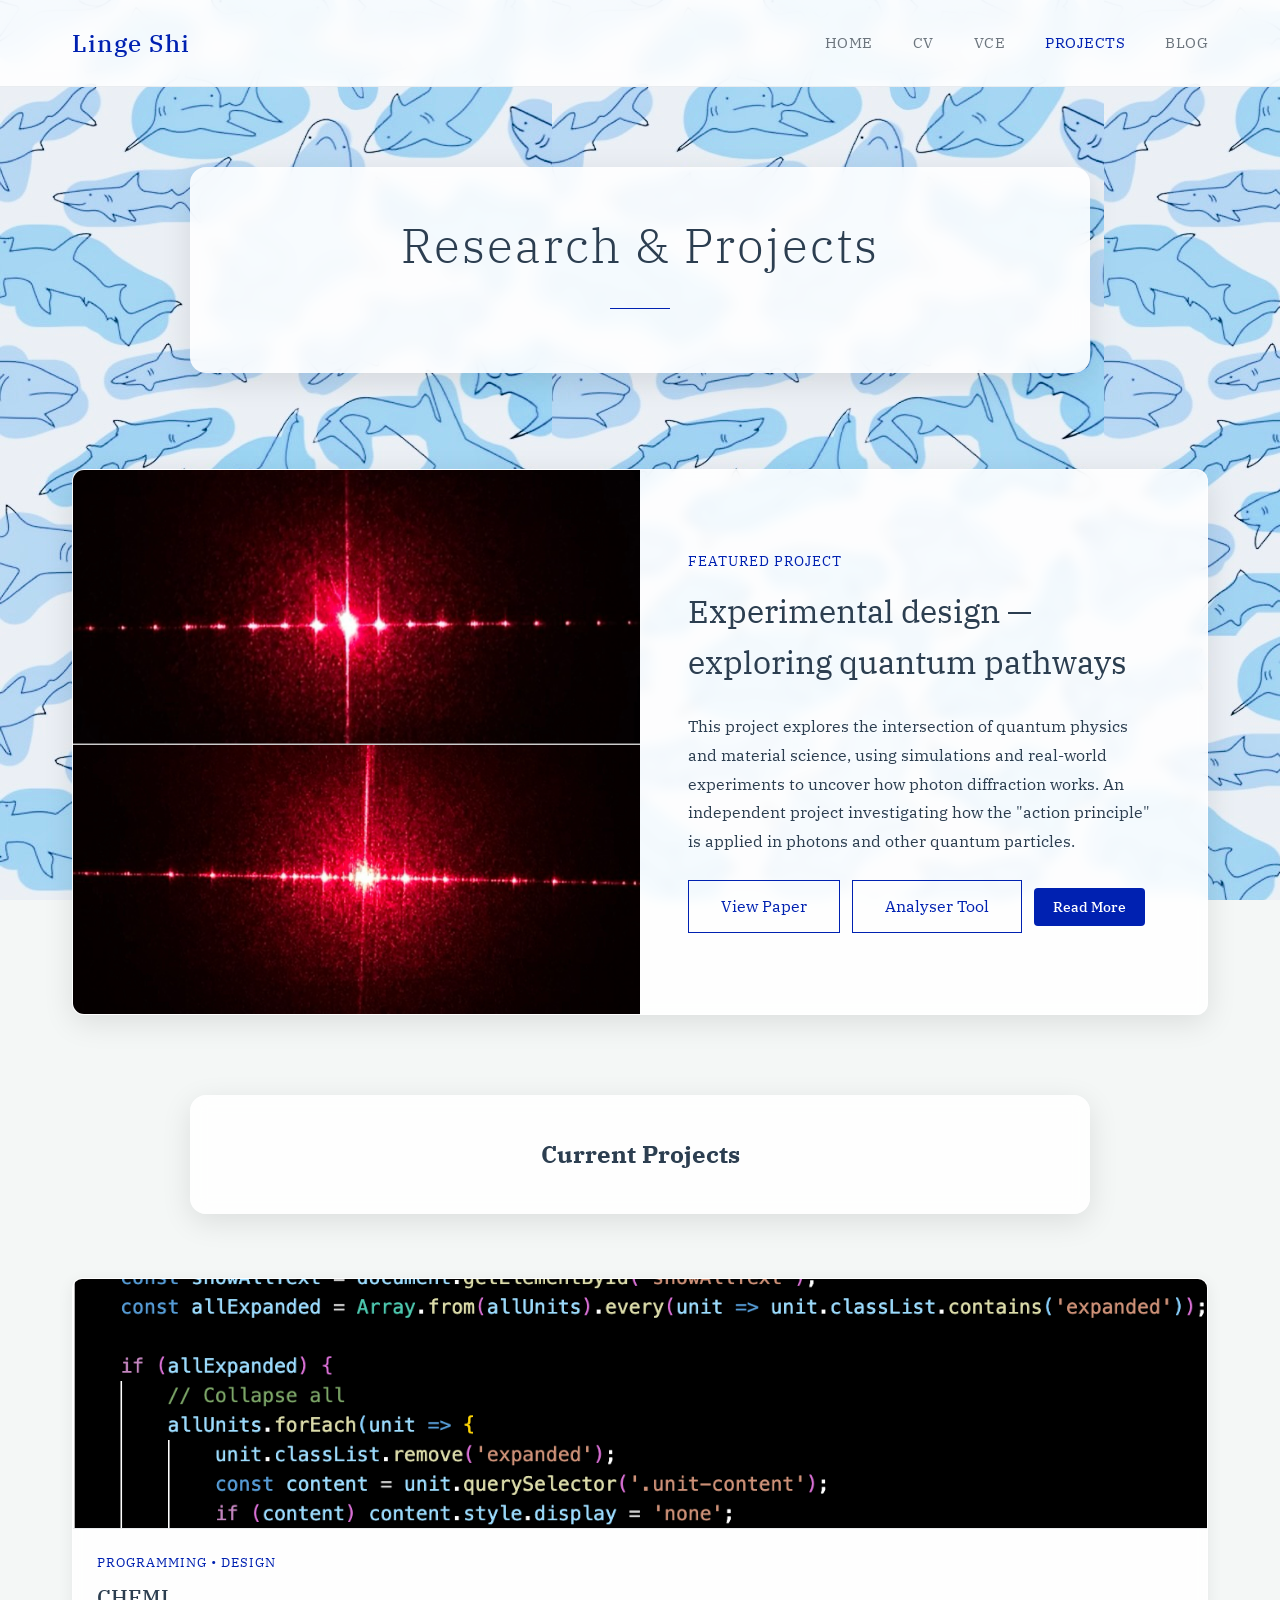
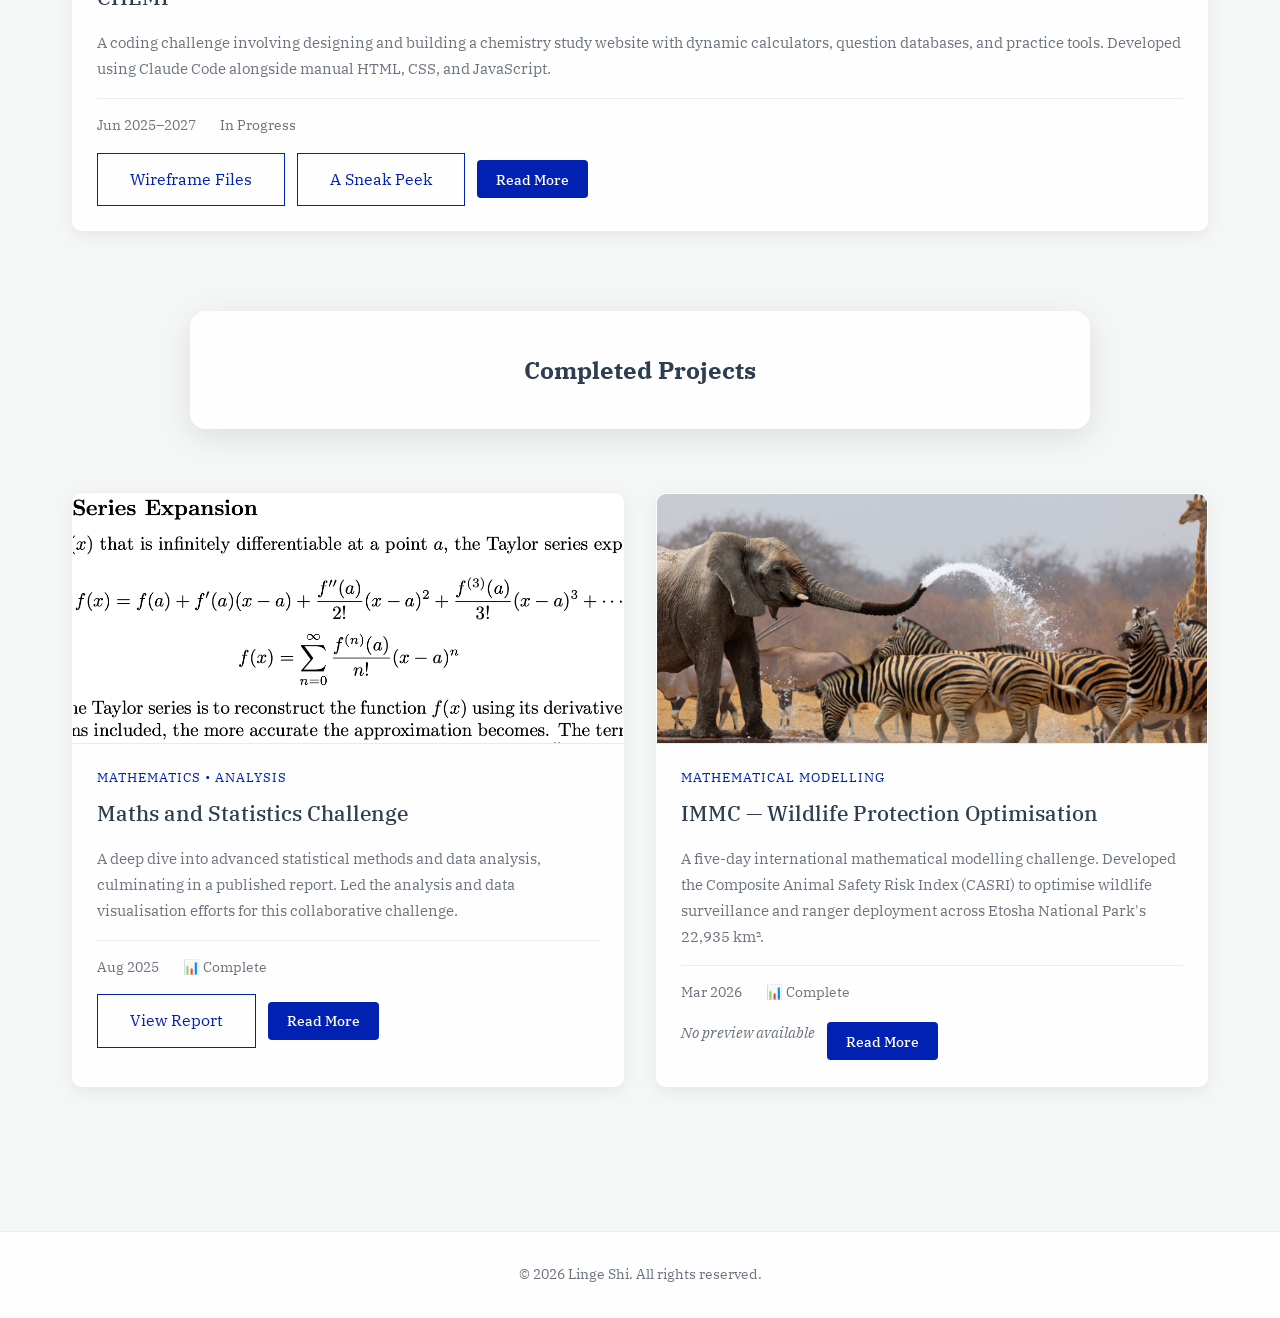
<file: Projects.html>
<!DOCTYPE html>
<html lang="en">
<head>
  <link rel="icon" type="image/png" href="images/nub-nub-cat.png">
  <meta charset="UTF-8" />
  <meta name="viewport" content="width=device-width, initial-scale=1" />
  <title>Projects — Linge Shi</title>
  <link href="https://fonts.googleapis.com/css2?family=IBM+Plex+Serif:wght@300;400;500;600&display=swap" rel="stylesheet" />
  <link rel="stylesheet" href="style.css" />

  <style>
    .project-image img {
      width: 100%;
      height: 100%;
      object-fit: cover;
    }
    .featured-image img {
      width: 100%;
      height: 100%;
      object-fit: cover;
    }
    .no-preview {
      color: var(--text-secondary);
      font-size: 0.85rem;
      font-style: italic;
      margin: 0;
    }
    .popup-table {
      width: 100%;
      border-collapse: collapse;
      font-size: 0.9rem;
      margin: 1rem 0;
    }
    .popup-table th, .popup-table td {
      padding: 0.6rem 0.8rem;
      text-align: left;
      border-bottom: 1px solid var(--border-grey);
    }
    .popup-table th {
      background: var(--light-grey);
      font-weight: 500;
      font-size: 0.82rem;
      text-transform: uppercase;
      letter-spacing: 0.05em;
      color: var(--text-secondary);
    }
    .popup-table tfoot td {
      font-weight: 600;
      border-top: 2px solid var(--border-grey);
      border-bottom: none;
    }
    .popup-project-link-disabled {
      color: var(--text-secondary);
      font-size: 0.9rem;
      font-style: italic;
    }
    .project-popup-trigger { cursor: pointer; }
    .project-popup-trigger:hover { border-color: var(--primary-blue) !important; }
  </style>
</head>
<body>
  <div class="bg-pattern"></div>

  <nav>
    <div class="nav-content">
      <a href="index.html" class="logo">Linge Shi</a>
      <ul class="nav-links">
        <li><a href="index.html">Home</a></li>
        <li><a href="CV.html">CV</a></li>
        <li><a href="VCE.html">VCE</a></li>
        <li><a href="Projects.html" class="active">Projects</a></li>
        <li><a href="Blog.html">Blog</a></li>
      </ul>
    </div>
  </nav>

  <div class="hero">
    <h1>Research &amp; Projects</h1>
    <div class="page-divider"></div>
  </div>

  <main>

    <!-- Featured Project -->
    <section class="featured-project project-popup-trigger" data-project="physics-research">
      <div class="featured-image">
        <img src="images/fizik_pro.png" alt="Featured Physics Project" />
      </div>
      <div class="featured-content">
        <div class="project-category">Featured Project</div>
        <h2>Experimental design — exploring quantum pathways</h2>
        <p>
          This project explores the intersection of quantum physics and material science, using simulations and real-world experiments to uncover how photon diffraction works. An independent project investigating how the "action principle" is applied in photons and other quantum particles.
        </p>
        <div class="project-links">
          <a href="projects/Experimental design_LingeShi_Entrycode_exploring quantum pathways 2.pdf" class="contact-link" onclick="event.stopPropagation();">View Paper</a>
          <a href="projects/analyser.py" class="contact-link" onclick="event.stopPropagation();">Analyser Tool</a>
          <button class="read-more-btn" onclick="event.stopPropagation(); openProjectPopup('physics-research');">Read More</button>
        </div>
      </div>
    </section>

    <!-- Current Projects -->
    <div class="hero">
      <h2>Current Projects</h2>
    </div>

    <div class="projects-grid">
      <div class="project-card project-popup-trigger" data-project="chemi">
        <div class="project-image">
          <img src="images/chemi.png" width="1200" height="300" alt="CHEMI" />
        </div>
        <div class="project-content">
          <div class="project-category">Programming &bull; Design</div>
          <h3>CHEMI</h3>
          <p>A coding challenge involving designing and building a chemistry study website with dynamic calculators, question databases, and practice tools. Developed using Claude Code alongside manual HTML, CSS, and JavaScript.</p>
          <div class="project-meta">
            <span>Jun 2025–2027</span>
            <span>In Progress</span>
          </div>
          <div class="project-links">
            <a href="projects/CHEMI-main/CHEMI.pdf" class="contact-link" onclick="event.stopPropagation();">Wireframe Files</a>
            <a href="projects/CHEMI-main/index.html" class="contact-link" onclick="event.stopPropagation();">A Sneak Peek</a>
            <button class="read-more-btn" onclick="event.stopPropagation(); openProjectPopup('chemi');">Read More</button>
          </div>
        </div>
      </div>
    </div>

    <!-- Completed Projects -->
    <div class="hero">
      <h2>Completed Projects</h2>
    </div>

    <div class="projects-grid">
      <div class="project-card project-popup-trigger" data-project="statistics-challenge">
        <div class="project-image">
          <img src="images/statistics.png" width="4500" height="300" alt="Statistics Challenge" />
        </div>
        <div class="project-content">
          <div class="project-category">Mathematics &bull; Analysis</div>
          <h3>Maths and Statistics Challenge</h3>
          <p>A deep dive into advanced statistical methods and data analysis, culminating in a published report. Led the analysis and data visualisation efforts for this collaborative challenge.</p>
          <div class="project-meta">
            <span>Aug 2025</span>
            <span>📊 Complete</span>
          </div>
          <div class="project-links">
            <a href="projects/Senior_Box_Hill_High_School_Funky_Derivatives_L.SHI_and_Y.deCoonghe 1.pdf" class="contact-link" onclick="event.stopPropagation();">View Report</a>
            <button class="read-more-btn" onclick="event.stopPropagation(); openProjectPopup('statistics-challenge');">Read More</button>
          </div>
        </div>
      </div>

      <div class="project-card project-popup-trigger" data-project="IMMC">
        <div class="project-image">
          <img src="images/Etosha-National-Park.jpg" width="3500" height="350" alt="IMMC Mathematical Modelling" />
        </div>
        <div class="project-content">
          <div class="project-category">Mathematical Modelling</div>
          <h3>IMMC — Wildlife Protection Optimisation</h3>
          <p>A five-day international mathematical modelling challenge. Developed the Composite Animal Safety Risk Index (CASRI) to optimise wildlife surveillance and ranger deployment across Etosha National Park's 22,935 km².</p>
          <div class="project-meta">
            <span>Mar 2026</span>
            <span>📊 Complete</span>
          </div>
          <div class="project-links">
            <p class="no-preview">No preview available</p>
            <button class="read-more-btn" onclick="event.stopPropagation(); openProjectPopup('IMMC');">Read More</button>
          </div>
        </div>
      </div>
    </div>
  </main>

  <!-- Project Detail Popup -->
  <div id="project-popup" class="popup-overlay">
    <div class="popup-content">
      <span class="popup-close" onclick="closeProjectPopup()">&times;</span>
      <div id="popup-project-content"></div>
    </div>
  </div>

  <footer>
    <p>&copy; 2026 Linge Shi. All rights reserved.</p>
  </footer>

  <script>
    const projectData = {

      "physics-research": {
        id: "physics-research",
        content: `
          <div class="popup-project-header">
            <div class="popup-project-category">Physics • Research</div>
            <h1>Exploring Quantum Pathways</h1>
            <div class="popup-project-meta">
              <span>📅 Oct 2025</span>
              <span>🔖 STS Submission</span>
            </div>
          </div>
          <div class="popup-project-image">
            <img src="images/quantum_pathways.jpg" alt="Exploring Quantum Pathways" />
          </div>
          <div class="popup-project-content">
            <section class="popup-section">
              <h2>Project Overview</h2>
              <p>This project investigates one of the most fundamental yet misunderstood experiments in physics — the double-slit experiment — and extends it into a practical demonstration of Richard Feynman's <em>path integral formulation</em> of quantum mechanics. Rather than viewing light as travelling along a single trajectory, this research tests whether the visible beam is the result of interference across <strong>all possible photon paths</strong>.</p>
              <p>By systematically increasing the number of slits from one to two hundred, the experiment traces how a classical interference pattern evolves into a sharply defined beam. The final setup — a semi-permeable sheet with 200 fine slits — produced a single, bright, focused beam, visually demonstrating that the observed path emerges from the constructive interference of all quantum possibilities, with only the <em>path of least action</em> surviving.</p>
            </section>
            <section class="popup-section">
              <h2>What I Did</h2>
              <ul>
                <li>Constructed and stabilised a multi-slit optical system using a 650 nm (±10 nm) laser pointer (0.4 mW) and precision-engineered slit and Moiré grating plates</li>
                <li>Captured diffraction and interference patterns using an iPhone 15 camera aligned orthogonally to the projection screen</li>
                <li>Designed a custom HTML-based light intensity analyser to process images by extracting red-channel RGB data for fringe detection and quantification</li>
                <li>Applied theoretical relationships (Δx = λL / d) to correlate fringe spacing with slit separation and aperture count</li>
                <li>Analysed the evolution of interference peaks (0 to 31 peaks) as slit number increased from 1 to 200</li>
                <li>Interpreted findings using Feynman's path integral concept, comparing experimental data with quantum probability amplitude theory</li>
                <li>Submitted to the 74th <strong>Science Talent Search (STS) 2025</strong> under the experimental design category</li>
              </ul>
            </section>
            <section class="popup-section">
              <h2>Technical Details</h2>
              <p>The experimental setup involved a laser stabilised on a clamp stand, slit plates fixed perpendicular to the beam, and a 1.0 m projection distance maintained consistently across all trials. All experiments were conducted in a fully darkened room to eliminate background interference.</p>
              <p>Each diffraction pattern was digitally recorded and analysed using Python-assisted HTML scripts that calculated average fringe intensity, spacing, and peak count. Results were cross-checked against theoretical predictions from classical wave interference and Feynman's probabilistic model.</p>
            </section>
            <section class="popup-section">
              <h2>Results &amp; Outcomes</h2>
              <p>Results demonstrated a progressive narrowing and intensification of the central fringe as slit count increased. The double-slit configuration produced seven distinct peaks; the 20- and 200-slit arrangements produced over 30 and 26 peaks respectively — consistent with multi-path interference theory. This validates the hypothesis: greater numbers of coherent paths enhance constructive interference, refining the beam's focus.</p>
            </section>
            <section class="popup-section">
              <h2>Links &amp; Resources</h2>
              <div class="popup-project-links">
                <a href="projects/Experimental design_LingeShi_Entrycode_exploring quantum pathways 2.pdf" class="popup-project-link">Full Research Paper (PDF)</a>
                <a href="projects/analyser.py" class="popup-project-link">Diffraction Pattern Analyser</a>
              </div>
            </section>
          </div>
        `
      },

      "chemi": {
        id: "chemi",
        content: `
          <div class="popup-project-header">
            <div class="popup-project-category">Engineering • Design</div>
            <h1>CHEMI</h1>
            <div class="popup-project-meta">
              <span>📅 2025–2027</span>
              <span>🔖 In Progress</span>
            </div>
          </div>
          <div class="popup-project-image">
            <img src="images/chemi_app.jpg" alt="CHEMI Web App" />
          </div>
          <div class="popup-project-content">
            <section class="popup-section">
              <h2>Project Overview</h2>
              <p><strong>CHEMI</strong> is a web and mobile platform designed to help students master chemistry through interactive calculators, question databases, and structured practice tools. Built using Claude Code alongside manual HTML, CSS, and JavaScript, the project combines intuitive design, structured data systems, and algorithmic computation to make chemistry accessible and practical for VCE students.</p>
              <p>Modules include molar mass calculation, balanced equation solving, and a curated database of past VCE chemistry questions organised by year, topic, and difficulty. Users can log in, save history, adjust themes and text size, and track learning progress.</p>
            </section>
            <section class="popup-section">
              <h2>My Role &amp; Learning Journey</h2>
              <ul>
                <li>Independently learned coding structure and file hierarchy by analysing existing web app frameworks</li>
                <li>Built dynamic front-end interfaces combining Claude Code scaffolding with manual HTML, CSS, and JavaScript refinement</li>
                <li>Created and structured multiple interconnected databases for questions, user data, and topic categorisation using JSON</li>
                <li>Integrated React-style logic, JavaScript event handling, and database queries into a cohesive app ecosystem</li>
                <li>Studied backend architecture to understand data flow between client and server — authentication, state management, and storage</li>
                <li>Practised debugging, testing, and refactoring to understand how every function, variable, and query interacts at runtime</li>
              </ul>
            </section>
            <section class="popup-section">
              <h2>Technical Details</h2>
              <p>CHEMI's structure is based on modular design, with distinct sections for calculator tools, question banks, and user interaction systems. The wireframe outlines a layered layout including login/signup, dynamic calculators, searchable question databases, and topic filters for VCE Units 1–4.</p>
              <p>Database functions handle text-based queries, filter selection, and search-by-topic retrieval (Atomic Structure, Bonding, Stoichiometry, etc.). Future plans include Python back-end integration for auto-grading and AI-powered question generation.</p>
            </section>
            <section class="popup-section">
              <h2>Links &amp; Resources</h2>
              <div class="popup-project-links">
                <a href="https://chem-calc-pro-b4c1af7d.base44.app/" class="popup-project-link">Live Demo</a>
                <a href="projects/CHEMI-main/CHEMI.pdf" class="popup-project-link">Wireframe PDF</a>
                <a href="projects/CHEMI-main/index.html" class="popup-project-link">Sneak Peek</a>
              </div>
            </section>
          </div>
        `
      },

      "statistics-challenge": {
        id: "statistics-challenge",
        content: `
          <div class="popup-project-header">
            <div class="popup-project-category">Mathematics • Analysis</div>
            <h1>Maths and Statistics Challenge</h1>
            <div class="popup-project-meta">
              <span>📅 Aug 2025</span>
              <span>🔖 Complete</span>
            </div>
          </div>
          <div class="popup-project-image">
            <img src="images/statistics.png" alt="Statistics Challenge" />
          </div>
          <div class="popup-project-content">
            <section class="popup-section">
              <h2>Project Overview</h2>
              <p>A collaborative deep dive into advanced statistical methods and data analysis, culminating in a published research report. The project involved analysing real-world datasets and developing statistical models to identify meaningful patterns and relationships.</p>
            </section>
            <section class="popup-section">
              <h2>My Role &amp; Contributions</h2>
              <ul>
                <li>Led statistical analysis using R and Python</li>
                <li>Created comprehensive data visualisations and interpretive charts</li>
                <li>Co-authored the final research report and presentation materials</li>
                <li>Presented findings to the academic panel</li>
              </ul>
            </section>
            <section class="popup-section">
              <h2>Links &amp; Resources</h2>
              <div class="popup-project-links">
                <a href="projects/Senior_Box_Hill_High_School_Funky_Derivatives_L.SHI_and_Y.deCoonghe 1.pdf" class="popup-project-link">Published Report</a>
              </div>
            </section>
          </div>
        `
      },

      "IMMC": {
        id: "IMMC",
        content: `
          <div class="popup-project-header">
            <div class="popup-project-category">Mathematical Modelling • Conservation Science</div>
            <h1>IMMC — Wildlife Protection Optimisation</h1>
            <div class="popup-project-meta">
              <span>📅 Mar 2026</span>
              <span>🔖 Complete</span>
              <span>🌍 International Competition</span>
            </div>
          </div>
          <div class="popup-project-content">
            <section class="popup-section">
              <h2>Project Overview</h2>
              <p>This five-day international mathematical modelling challenge tasked our team with developing a dynamic wildlife protection strategy for <strong>Etosha National Park (ENP)</strong> in Namibia — a 22,935 km² reserve home to critically endangered species including black rhinoceroses, elephants, cheetahs, and flamingos. Moving beyond traditional, static patrol methods, we developed the <strong>Composite Animal Safety Risk Index (CASRI)</strong> — a continuous, mathematically rigorous risk heat map integrating ten distinct environmental, human, and ecological factors into a single spatial score.</p>
            </section>
            <section class="popup-section">
              <h2>The Core Model — CASRI</h2>
              <p>The CASRI framework was built in four stages: factor identification from published conservation research and MEFT operational data; normalisation of each factor to a 0–1 range using linear scaling, negative exponential decay, or sigmoid scaling; AHP weighting via pairwise comparison (CR = 0.0129); and final score combination with a seasonal amplifier and waterhole–clustering interaction term.</p>
            </section>
            <section class="popup-section">
              <h2>Factor Weights</h2>
              <table class="popup-table">
                <thead>
                  <tr><th>Factor</th><th>Code</th><th>Weight</th><th>Normalisation</th></tr>
                </thead>
                <tbody>
                  <tr><td>Poaching Pressure</td><td>PP</td><td>0.20</td><td>Linear</td></tr>
                  <tr><td>Wildfire Frequency</td><td>WF</td><td>0.15</td><td>Sigmoid</td></tr>
                  <tr><td>Staff &amp; Patrol Coverage</td><td>SP</td><td>0.13</td><td>Linear</td></tr>
                  <tr><td>Boundary Proximity</td><td>BP</td><td>0.12</td><td>Exponential</td></tr>
                  <tr><td>Waterhole Proximity</td><td>WP</td><td>0.10</td><td>Exponential</td></tr>
                  <tr><td>Seasonal Clustering</td><td>SC</td><td>0.10</td><td>Linear</td></tr>
                  <tr><td>Human Disturbance</td><td>HD</td><td>0.08</td><td>Linear</td></tr>
                  <tr><td>Road Density</td><td>RD</td><td>0.08</td><td>Linear</td></tr>
                  <tr><td>Terrain Difficulty</td><td>TD</td><td>0.07</td><td>Sigmoid</td></tr>
                  <tr><td>Waterhole Density</td><td>WD</td><td>0.07</td><td>Inverted Linear</td></tr>
                </tbody>
                <tfoot>
                  <tr><td colspan="2"><strong>Total</strong></td><td><strong>1.00</strong></td><td></td></tr>
                </tfoot>
              </table>
            </section>
            <section class="popup-section">
              <h2>Species Vulnerability Index (SVI)</h2>
              <p>Because the park is home to 114 mammal species and over 400 bird species, we developed a <strong>Species Vulnerability Index (SVI)</strong> scoring six factors: IUCN status, local population size, mobility and escape capacity, habitat specificity, known threat exposure within ENP, and black market value (log-normalised USD export price). Black rhinoceroses receive the highest SVI of 1.00; springbok score 0.25.</p>
            </section>
            <section class="popup-section">
              <h2>Scalability — Application to Other Parks</h2>
              <p>The CASRI framework was applied to <strong>Kruger National Park, South Africa</strong> (19,485 km²) and <strong>Amboseli National Park, Kenya</strong> (392 km²). In Amboseli, the 20 km² surrounding the two permanent swamps produces a localised CASRI of 0.895 — the highest localised score across all three parks.</p>
            </section>
            <section class="popup-section">
              <h2>Results &amp; Validation</h2>
              <p>The model was validated against ground-truth MEFT data (2022–2025): CASRI correctly ranked every confirmed high-risk zone above every confirmed low-risk zone. The highest-risk block recorded 147 poaching incidents in 2023/24; the lowest-risk block recorded none. The Consistency Ratio of CR = 0.0129 confirmed logical coherence of all pairwise factor comparisons.</p>
            </section>
            <section class="popup-section">
              <h2>Links &amp; Resources</h2>
              <div class="popup-project-links">
                <span class="popup-project-link-disabled">Report — Not publicly available (competition rules)</span>
              </div>
            </section>
          </div>
        `
      }
    };

    function openProjectPopup(projectId) {
      const project = projectData[projectId];
      if (!project) return;
      document.getElementById('popup-project-content').innerHTML = project.content;
      document.getElementById('project-popup').style.display = 'flex';
      document.body.style.overflow = 'hidden';
    }

    function closeProjectPopup() {
      document.getElementById('project-popup').style.display = 'none';
      document.body.style.overflow = 'auto';
    }

    document.getElementById('project-popup').addEventListener('click', function (e) {
      if (e.target === this) closeProjectPopup();
    });

    document.addEventListener('keydown', function (e) {
      if (e.key === 'Escape' && document.getElementById('project-popup').style.display === 'flex') {
        closeProjectPopup();
      }
    });
  </script>
</body>
</html>
</file>
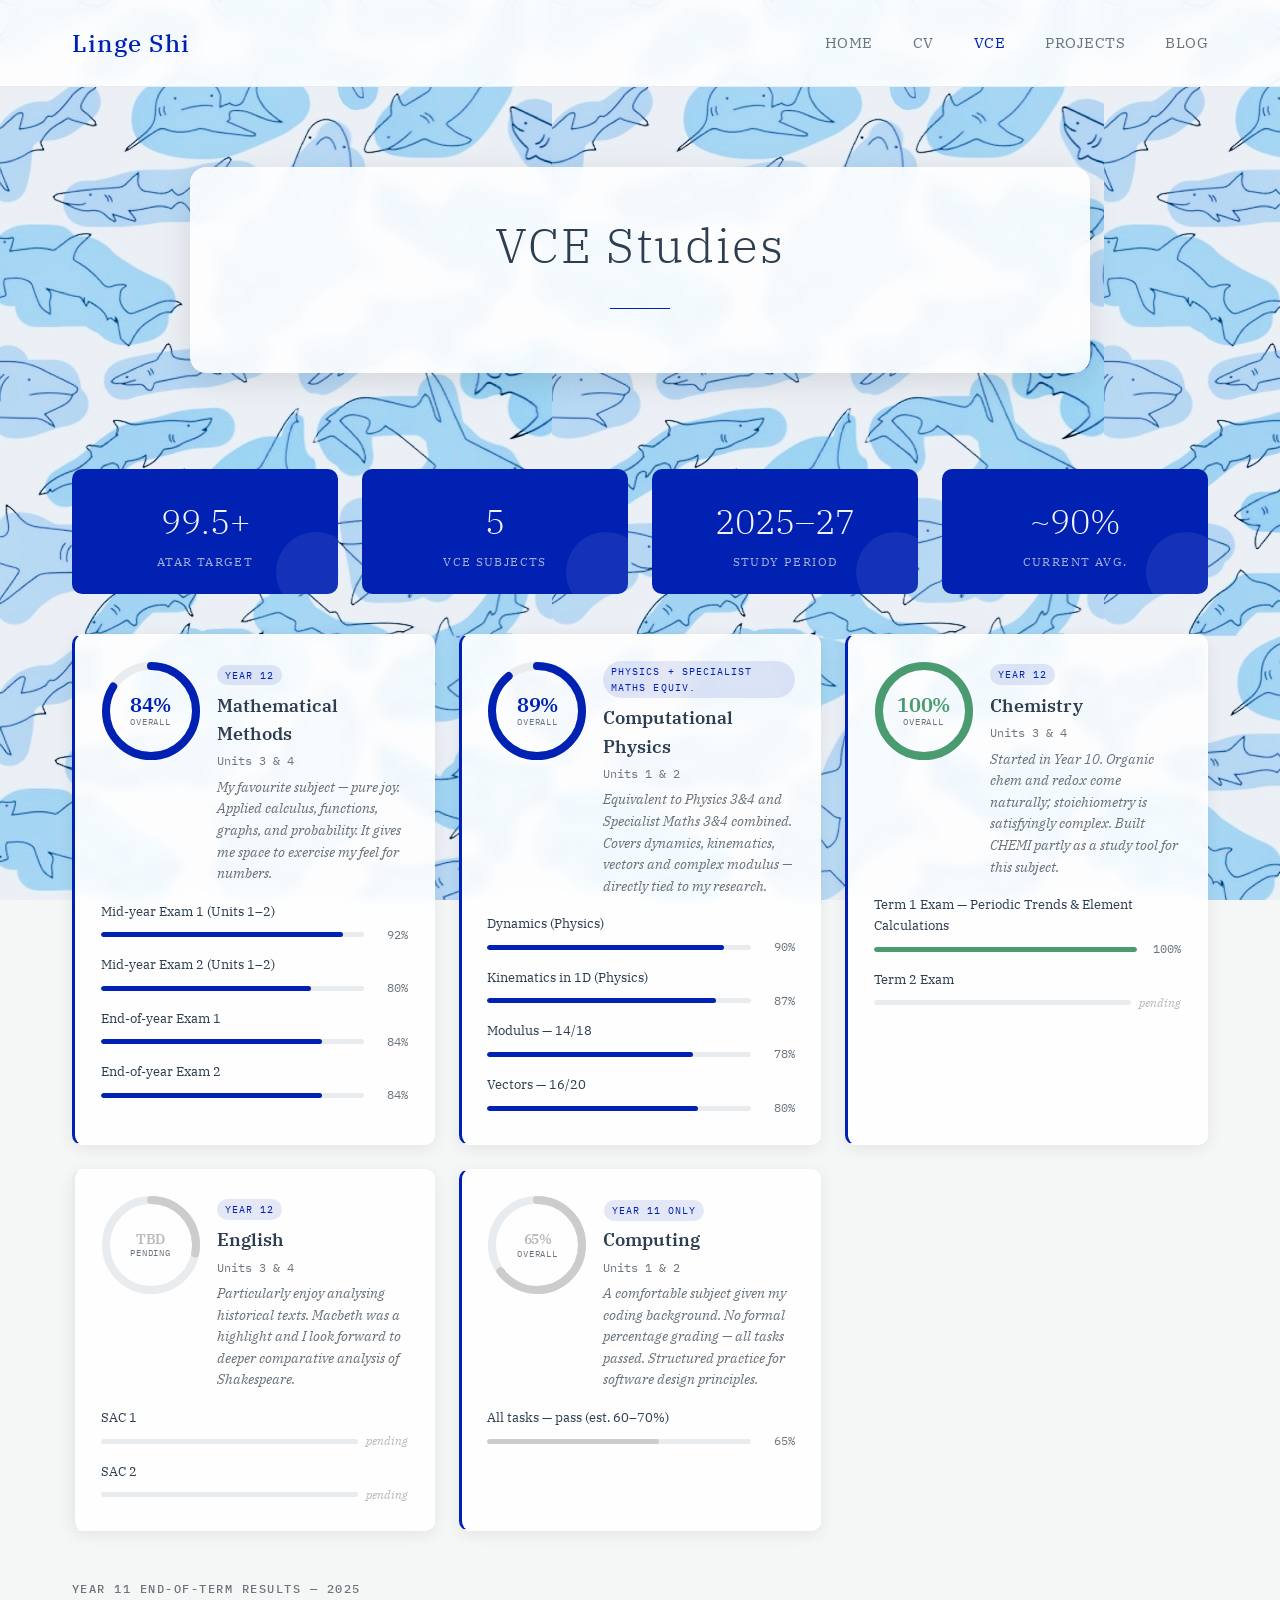
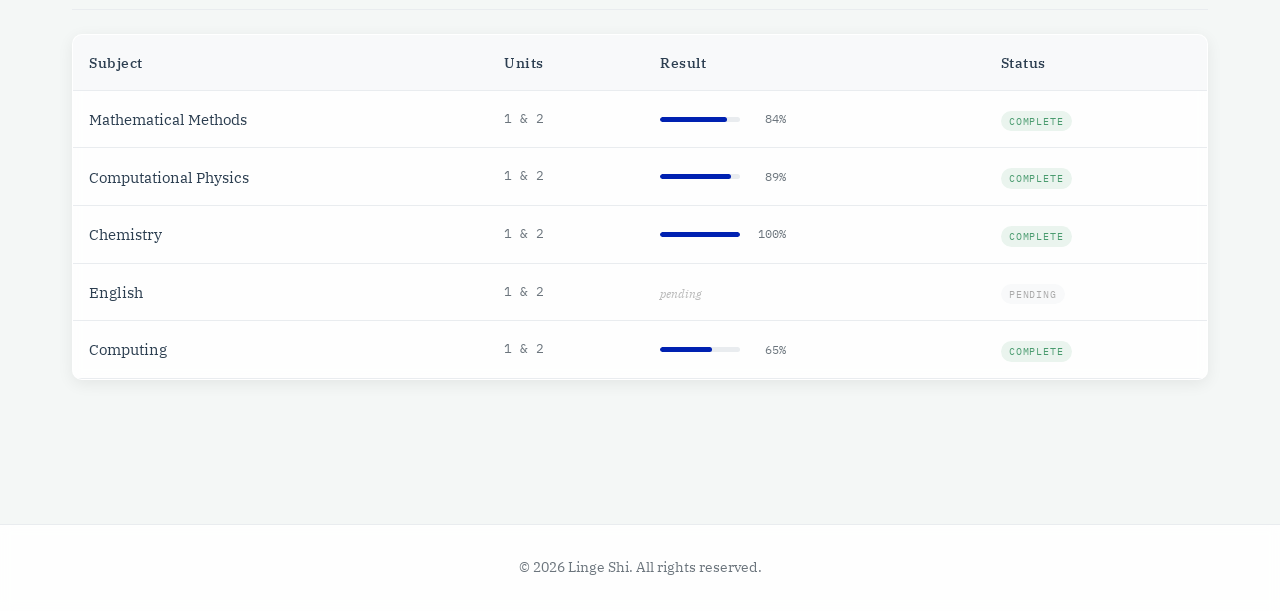
<file: VCE.html>
<!DOCTYPE html>
<html lang="en">
<head>
  <link rel="icon" type="image/png" href="images/nub-nub-cat.png">
  <meta charset="UTF-8" />
  <meta name="viewport" content="width=device-width, initial-scale=1" />
  <title>VCE — Linge Shi</title>
  <link href="https://fonts.googleapis.com/css2?family=IBM+Plex+Serif:ital,wght@0,300;0,400;0,500;0,600;1,300;1,400&family=IBM+Plex+Mono:wght@400;500&display=swap" rel="stylesheet" />
  <link rel="stylesheet" href="style.css" />

  <style>
    .vce-hero {
      display: flex;
      gap: 1.5rem;
      margin: 0 0 2.5rem;
      flex-wrap: wrap;
    }
    .vce-hero .stat-card {
      flex: 1;
      min-width: 140px;
      background: var(--primary-blue);
      color: var(--white);
      border-left: none;
      border-radius: 10px;
      padding: 1.6rem 1.4rem 1.4rem;
      position: relative;
      overflow: hidden;
      backdrop-filter: none;
    }
    .vce-hero .stat-card::after {
      content: '';
      position: absolute;
      bottom: -18px;
      right: -18px;
      width: 80px;
      height: 80px;
      border-radius: 50%;
      background: rgba(255,255,255,0.08);
    }
    .vce-hero .stat-value { font-size: 2.1rem; color: rgba(255,255,255,0.95); margin-bottom: 0.3rem; }
    .vce-hero .stat-label { color: rgba(255,255,255,0.65); font-size: 0.72rem; letter-spacing: 0.12em; text-transform: uppercase; }

    .vce-section-title {
      font-size: 0.78rem;
      font-weight: 500;
      letter-spacing: 0.12em;
      text-transform: uppercase;
      color: var(--text-secondary);
      font-family: 'IBM Plex Mono', monospace;
      margin: 2.5rem 0 1.5rem;
      padding-bottom: 0.6rem;
      border-bottom: 1px solid var(--border-grey);
    }

    .subjects-grid {
      display: grid;
      grid-template-columns: repeat(auto-fill, minmax(320px, 1fr));
      gap: 1.5rem;
      margin-bottom: 3rem;
    }

    .subjects-grid .subject-card {
      background: var(--glass-bg);
      backdrop-filter: blur(6px);
      -webkit-backdrop-filter: blur(6px);
      border: 1px solid rgba(255,255,255,0.4);
      border-radius: 10px;
      box-shadow: 0 4px 16px rgba(0,0,0,0.07);
      display: flex;
      flex-direction: column;
      gap: 1rem;
      padding: 1.6rem;
      margin-bottom: 0;
      transition: box-shadow 0.2s ease, transform 0.2s ease;
    }
    .subjects-grid .subject-card:hover {
      box-shadow: 0 8px 28px rgba(0,0,0,0.1);
      transform: translateY(-2px);
    }
    .subjects-grid .subject-card.complete { border-left: 3px solid var(--primary-blue); }
    .subjects-grid .subject-card.pending  { border-left: 3px solid var(--border-grey); }

    .card-header { display: flex; align-items: flex-start; gap: 1rem; }

    .ring-wrap { flex-shrink: 0; width: 100px; height: 100px; position: relative; }
    .ring-wrap svg { width: 100%; height: 100%; transform: rotate(-90deg); }
    .ring-track { fill: none; stroke: var(--border-grey); stroke-width: 8; }
    .ring-fill {
      fill: none; stroke-width: 8; stroke-linecap: round;
      stroke: var(--primary-blue);
      transition: stroke-dashoffset 1.2s cubic-bezier(.4,0,.2,1);
    }
    .ring-fill.green { stroke: #4a9b6f; }
    .ring-fill.muted { stroke: #ccc; }
    .ring-text {
      position: absolute; inset: 0;
      display: flex; flex-direction: column;
      align-items: center; justify-content: center; line-height: 1.15;
    }
    .ring-pct { font-size: 1.25rem; font-weight: 600; color: var(--primary-blue); letter-spacing: -0.02em; }
    .ring-pct.green { color: #4a9b6f; }
    .ring-pct.muted { color: #bbb; font-size: 0.85rem; }
    .ring-note { font-size: 0.58rem; letter-spacing: 0.08em; text-transform: uppercase; color: var(--text-secondary); font-family: 'IBM Plex Mono', monospace; margin-top: 1px; }

    .card-meta { flex: 1; min-width: 0; }
    .card-meta h3 { margin: 0 0 0.2rem; font-size: 1.1rem; font-weight: 600; }
    .card-tag {
      display: inline-block; font-size: 0.65rem; letter-spacing: 0.1em;
      text-transform: uppercase; font-family: 'IBM Plex Mono', monospace;
      background: var(--light-blue); color: var(--primary-blue);
      padding: 2px 8px; border-radius: 20px; margin-bottom: 0.4rem;
    }
    .card-desc { font-size: 0.87rem; color: var(--text-secondary); line-height: 1.55; font-style: italic; margin-top: 0.4rem; }

    .assessments { display: flex; flex-direction: column; gap: 0.6rem; }
    .assess-row { display: flex; flex-direction: column; gap: 3px; }
    .assess-name { font-size: 0.82rem; color: var(--text-primary); }
    .assess-bar-wrap { display: flex; align-items: center; gap: 0.5rem; }
    .bar-track { flex: 1; height: 5px; background: var(--border-grey); border-radius: 99px; overflow: hidden; }
    .bar-fill { height: 100%; border-radius: 99px; background: var(--primary-blue); transition: width 1.1s cubic-bezier(.4,0,.2,1); }
    .bar-fill.green { background: #4a9b6f; }
    .bar-fill.muted { background: #ccc; }
    .bar-pct { font-size: 0.78rem; font-family: 'IBM Plex Mono', monospace; color: var(--text-secondary); min-width: 36px; text-align: right; }
    .bar-pending { font-size: 0.78rem; color: #bbb; font-style: italic; }

    .inline-bar { display: flex; align-items: center; gap: 0.6rem; }
    .inline-bar .bar-track { width: 80px; flex: none; }

    .badge { display: inline-block; font-size: 0.65rem; letter-spacing: 0.08em; text-transform: uppercase; font-family: 'IBM Plex Mono', monospace; padding: 2px 8px; border-radius: 20px; }
    .badge-pending { background: var(--light-grey); color: #aaa; }
    .badge-done { background: #eaf4ee; color: #4a9b6f; }

    .results-table-wrap {
      background: var(--glass-bg);
      backdrop-filter: blur(6px);
      -webkit-backdrop-filter: blur(6px);
      border: 1px solid rgba(255,255,255,0.4);
      border-radius: 10px;
      box-shadow: 0 4px 16px rgba(0,0,0,0.07);
      overflow: hidden;
      margin-bottom: 3rem;
    }

    @media (max-width: 768px) {
      .subjects-grid { grid-template-columns: 1fr; }
      .vce-hero { gap: 1rem; }
    }
  </style>
</head>
<body>
  <div class="bg-pattern"></div>

  <nav>
    <div class="nav-content">
      <a href="index.html" class="logo">Linge Shi</a>
      <ul class="nav-links">
        <li><a href="index.html">Home</a></li>
        <li><a href="CV.html">CV</a></li>
        <li><a href="VCE.html" class="active">VCE</a></li>
        <li><a href="Projects.html">Projects</a></li>
        <li><a href="Blog.html">Blog</a></li>
      </ul>
    </div>
  </nav>

  <div class="hero">
    <h1>VCE Studies</h1>
    <div class="page-divider"></div>
  </div>

  <main>

    <div class="vce-hero">
      <div class="stat-card"><div class="stat-value">99.5+</div><div class="stat-label">ATAR Target</div></div>
      <div class="stat-card"><div class="stat-value">5</div><div class="stat-label">VCE Subjects</div></div>
      <div class="stat-card"><div class="stat-value">2025–27</div><div class="stat-label">Study Period</div></div>
      <div class="stat-card"><div class="stat-value">~90%</div><div class="stat-label">Current Avg.</div></div>
    </div>

    <div class="subjects-grid" id="subjects-grid"></div>

    <div class="vce-section-title">Year 11 End-of-Term Results — 2025</div>
    <div class="results-table-wrap">
      <table class="results-table">
        <thead>
          <tr><th>Subject</th><th>Units</th><th>Result</th><th>Status</th></tr>
        </thead>
        <tbody id="y11-body"></tbody>
      </table>
    </div>

  </main>

  <footer>
    <p>&copy; 2026 Linge Shi. All rights reserved.</p>
  </footer>

  <script>
  const SUBJECTS = [
    {
      name: "Mathematical Methods",
      units: "Units 3 & 4",
      tag: "Year 12",
      color: "blue",
      overallPct: 84,
      desc: "My favourite subject — pure joy. Applied calculus, functions, graphs, and probability. It gives me space to exercise my feel for numbers.",
      assessments: [
        { name: "Mid-year Exam 1 (Units 1–2)", pct: 92 },
        { name: "Mid-year Exam 2 (Units 1–2)", pct: 80 },
        { name: "End-of-year Exam 1",           pct: 84 },
        { name: "End-of-year Exam 2",           pct: 84 },
      ]
    },
    {
      name: "Computational Physics",
      units: "Units 1 & 2",
      tag: "Physics + Specialist Maths equiv.",
      color: "blue",
      overallPct: 89,
      desc: "Equivalent to Physics 3&4 and Specialist Maths 3&4 combined. Covers dynamics, kinematics, vectors and complex modulus — directly tied to my research.",
      assessments: [
        { name: "Dynamics (Physics)",          pct: 90 },
        { name: "Kinematics in 1D (Physics)",  pct: 87 },
        { name: "Modulus — 14/18",             pct: Math.round(14/18*100) },
        { name: "Vectors — 16/20",             pct: Math.round(16/20*100) },
      ]
    },
    {
      name: "Chemistry",
      units: "Units 3 & 4",
      tag: "Year 12",
      color: "green",
      overallPct: 100,
      desc: "Started in Year 10. Organic chem and redox come naturally; stoichiometry is satisfyingly complex. Built CHEMI partly as a study tool for this subject.",
      assessments: [
        { name: "Term 1 Exam — Periodic Trends & Element Calculations", pct: 100 },
        { name: "Term 2 Exam", pct: null },
      ]
    },
    {
      name: "English",
      units: "Units 3 & 4",
      tag: "Year 12",
      color: "muted",
      overallPct: null,
      desc: "Particularly enjoy analysing historical texts. Macbeth was a highlight and I look forward to deeper comparative analysis of Shakespeare.",
      assessments: [
        { name: "SAC 1", pct: null },
        { name: "SAC 2", pct: null },
      ]
    },
    {
      name: "Computing",
      units: "Units 1 & 2",
      tag: "Year 11 only",
      color: "muted",
      overallPct: 65,
      desc: "A comfortable subject given my coding background. No formal percentage grading — all tasks passed. Structured practice for software design principles.",
      assessments: [
        { name: "All tasks — pass (est. 60–70%)", pct: 65 },
      ]
    },
  ];

  const Y11_RESULTS = [
    { subject: "Mathematical Methods", units: "1 & 2", pct: 84,  done: true  },
    { subject: "Computational Physics",units: "1 & 2", pct: 89,  done: true  },
    { subject: "Chemistry",            units: "1 & 2", pct: 100, done: true  },
    { subject: "English",              units: "1 & 2", pct: null, done: false },
    { subject: "Computing",            units: "1 & 2", pct: 65,  done: true  },
  ];

  const CIRC = 2 * Math.PI * 45;

  function buildRing(pct, color) {
    const cls = (color === 'blue') ? '' : color;
    if (pct === null) {
      return `<div class="ring-wrap">
        <svg viewBox="0 0 100 100"><circle class="ring-track" cx="50" cy="50" r="45"/>
        <circle class="ring-fill muted" cx="50" cy="50" r="45"
          stroke-dasharray="${CIRC}" stroke-dashoffset="${CIRC*0.72}"/></svg>
        <div class="ring-text"><span class="ring-pct muted">TBD</span><span class="ring-note">pending</span></div>
      </div>`;
    }
    const offset = CIRC * (1 - pct / 100);
    return `<div class="ring-wrap">
      <svg viewBox="0 0 100 100"><circle class="ring-track" cx="50" cy="50" r="45"/>
      <circle class="ring-fill ${cls}" cx="50" cy="50" r="45"
        stroke-dasharray="${CIRC}" stroke-dashoffset="${CIRC}" data-offset="${offset}"/></svg>
      <div class="ring-text"><span class="ring-pct ${cls}">${pct}%</span><span class="ring-note">overall</span></div>
    </div>`;
  }

  function buildBar(a, color) {
    const cls = (color === 'blue') ? '' : color;
    if (a.pct === null) {
      return `<div class="assess-row">
        <span class="assess-name">${a.name}</span>
        <div class="assess-bar-wrap">
          <div class="bar-track"><div class="bar-fill muted" style="width:0%"></div></div>
          <span class="bar-pending">pending</span>
        </div></div>`;
    }
    return `<div class="assess-row">
      <span class="assess-name">${a.name}</span>
      <div class="assess-bar-wrap">
        <div class="bar-track"><div class="bar-fill ${cls}" style="width:0%" data-pct="${a.pct}"></div></div>
        <span class="bar-pct">${a.pct}%</span>
      </div></div>`;
  }

  function renderSubjects() {
    document.getElementById('subjects-grid').innerHTML = SUBJECTS.map(s => `
      <div class="subject-card ${s.overallPct !== null ? 'complete' : 'pending'}">
        <div class="card-header">
          ${buildRing(s.overallPct, s.color)}
          <div class="card-meta">
            <span class="card-tag">${s.tag}</span>
            <h3>${s.name}</h3>
            <p style="font-size:0.75rem;color:var(--text-secondary);font-family:'IBM Plex Mono',monospace;margin:0.1rem 0 0">${s.units}</p>
            <p class="card-desc">${s.desc}</p>
          </div>
        </div>
        <div class="assessments">${s.assessments.map(a => buildBar(a, s.color)).join('')}</div>
      </div>`).join('');
  }

  function renderY11() {
    document.getElementById('y11-body').innerHTML = Y11_RESULTS.map(r => `
      <tr>
        <td>${r.subject}</td>
        <td style="font-family:'IBM Plex Mono',monospace;font-size:0.8rem;color:var(--text-secondary)">${r.units}</td>
        <td>${r.pct !== null
          ? `<div class="inline-bar"><div class="bar-track"><div class="bar-fill" style="width:0%" data-pct="${r.pct}"></div></div><span class="bar-pct">${r.pct}%</span></div>`
          : `<span class="bar-pending">pending</span>`}
        </td>
        <td>${r.done
          ? `<span class="badge badge-done">Complete</span>`
          : `<span class="badge badge-pending">Pending</span>`}
        </td>
      </tr>`).join('');
  }

  function animateOnView() {
    const io = new IntersectionObserver(entries => {
      entries.forEach(entry => {
        if (!entry.isIntersecting) return;
        entry.target.querySelectorAll('.bar-fill[data-pct]').forEach(el => {
          el.style.width = el.dataset.pct + '%';
        });
        entry.target.querySelectorAll('.ring-fill[data-offset]').forEach(el => {
          el.style.transition = 'stroke-dashoffset 1.2s cubic-bezier(.4,0,.2,1)';
          el.style.strokeDashoffset = el.dataset.offset;
        });
        io.unobserve(entry.target);
      });
    }, { threshold: 0.15 });

    document.querySelectorAll('.subject-card, .results-table-wrap').forEach(el => io.observe(el));
  }

  renderSubjects();
  renderY11();
  animateOnView();
  </script>
</body>
</html>
</file>
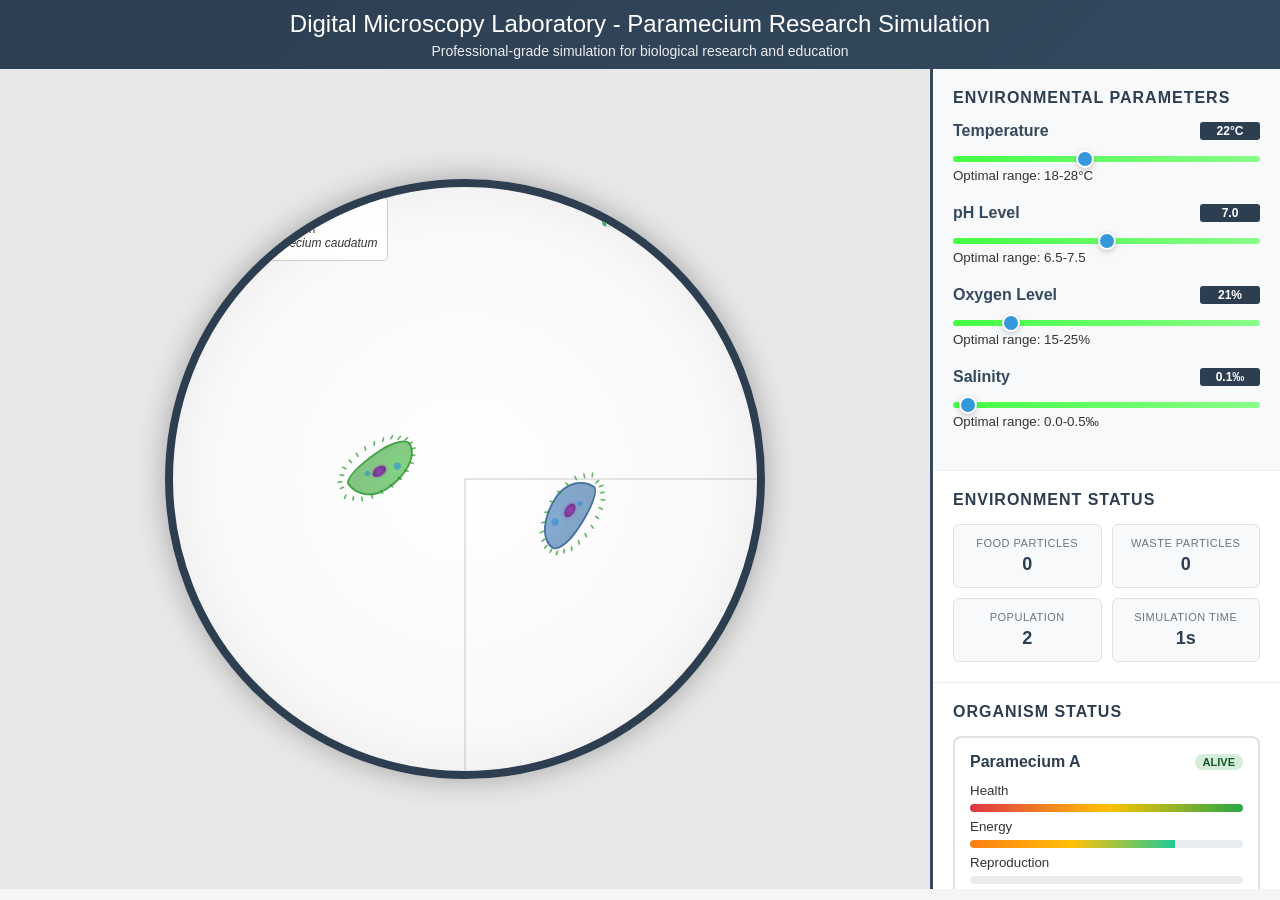
<file: projects/remixed-4d8220af.html>
<!DOCTYPE html>
<html lang="en">
<head>
    <meta charset="UTF-8">
    <meta name="viewport" content="width=device-width, initial-scale=1.0">
    <title>Paramecium Research Simulation - Digital Microscopy Lab</title>
    <style>
        * {
            margin: 0;
            padding: 0;
            box-sizing: border-box;
        }

        body {
            font-family: 'Segoe UI', Tahoma, Geneva, Verdana, sans-serif;
            background: #f5f5f5;
            color: #333;
            overflow: hidden;
            height: 100vh;
        }

        .header {
            background: linear-gradient(135deg, #2c3e50, #34495e);
            color: white;
            padding: 10px 20px;
            text-align: center;
            box-shadow: 0 2px 10px rgba(0,0,0,0.1);
        }

        .header h1 {
            font-size: 24px;
            font-weight: 300;
            margin-bottom: 5px;
        }

        .header p {
            font-size: 14px;
            opacity: 0.9;
        }

        .container {
            display: flex;
            height: calc(100vh - 80px);
        }

        .microscope-view {
            flex: 1;
            display: flex;
            justify-content: center;
            align-items: center;
            background: #e8e8e8;
            position: relative;
        }

        .field-of-view {
            width: 600px;
            height: 600px;
            border-radius: 50%;
            background: radial-gradient(circle at center, #ffffff 0%, #f8f8f8 70%, #e0e0e0 100%);
            border: 8px solid #2c3e50;
            box-shadow: 
                0 0 30px rgba(0,0,0,0.3),
                inset 0 0 50px rgba(0,0,0,0.05);
            position: relative;
            overflow: hidden;
            cursor: crosshair;
        }

        .field-of-view::before {
            content: '';
            position: absolute;
            top: 50%;
            left: 50%;
            width: 2px;
            height: 100%;
            background: rgba(0,0,0,0.1);
            transform: translateX(-50%);
            z-index: 1;
        }

        .field-of-view::after {
            content: '';
            position: absolute;
            top: 50%;
            left: 50%;
            width: 100%;
            height: 2px;
            background: rgba(0,0,0,0.1);
            transform: translateY(-50%);
            z-index: 1;
        }

        .scale-marker {
            position: absolute;
            bottom: 20px;
            right: 20px;
            background: rgba(255,255,255,0.9);
            padding: 5px 10px;
            border-radius: 3px;
            font-size: 12px;
            font-weight: bold;
            border: 1px solid #ccc;
            z-index: 10;
        }

        .control-panel {
            width: 350px;
            background: white;
            border-left: 3px solid #34495e;
            display: flex;
            flex-direction: column;
            overflow-y: auto;
        }

        .panel-section {
            padding: 20px;
            border-bottom: 1px solid #eee;
        }

        .panel-section h3 {
            color: #2c3e50;
            margin-bottom: 15px;
            font-size: 16px;
            text-transform: uppercase;
            letter-spacing: 1px;
        }

        .environmental-controls {
            background: #f8f9fa;
        }

        .control-group {
            margin-bottom: 20px;
        }

        .control-label {
            display: flex;
            justify-content: space-between;
            align-items: center;
            margin-bottom: 8px;
            font-weight: 600;
            color: #34495e;
        }

        .control-value {
            background: #2c3e50;
            color: white;
            padding: 2px 8px;
            border-radius: 3px;
            font-size: 12px;
            min-width: 60px;
            text-align: center;
        }

        .slider {
            width: 100%;
            height: 6px;
            border-radius: 3px;
            background: #ddd;
            outline: none;
            -webkit-appearance: none;
            appearance: none;
            transition: all 0.3s;
        }

        .slider::-webkit-slider-thumb {
            -webkit-appearance: none;
            appearance: none;
            width: 18px;
            height: 18px;
            border-radius: 50%;
            background: #3498db;
            cursor: pointer;
            border: 2px solid white;
            box-shadow: 0 2px 6px rgba(0,0,0,0.2);
        }

        .slider::-moz-range-thumb {
            width: 18px;
            height: 18px;
            border-radius: 50%;
            background: #3498db;
            cursor: pointer;
            border: 2px solid white;
            box-shadow: 0 2px 6px rgba(0,0,0,0.2);
        }

        .danger-zone {
            background: linear-gradient(90deg, #ff4444, #ff8888);
        }

        .optimal-zone {
            background: linear-gradient(90deg, #44ff44, #88ff88);
        }

        .stats-grid {
            display: grid;
            grid-template-columns: 1fr 1fr;
            gap: 10px;
        }

        .stat-card {
            background: #f8f9fa;
            border: 1px solid #dee2e6;
            border-radius: 6px;
            padding: 12px;
            text-align: center;
        }

        .stat-label {
            font-size: 11px;
            color: #6c757d;
            text-transform: uppercase;
            letter-spacing: 0.5px;
            margin-bottom: 5px;
        }

        .stat-value {
            font-size: 18px;
            font-weight: bold;
            color: #2c3e50;
        }

        .organism-stats {
            display: flex;
            flex-direction: column;
            gap: 10px;
        }

        .organism-card {
            background: white;
            border: 2px solid #dee2e6;
            border-radius: 8px;
            padding: 15px;
            transition: all 0.3s;
        }

        .organism-card.selected {
            border-color: #3498db;
            box-shadow: 0 0 10px rgba(52, 152, 219, 0.3);
        }

        .organism-header {
            display: flex;
            justify-content: space-between;
            align-items: center;
            margin-bottom: 10px;
        }

        .organism-name {
            font-weight: bold;
            color: #2c3e50;
        }

        .organism-status {
            padding: 2px 8px;
            border-radius: 10px;
            font-size: 11px;
            text-transform: uppercase;
            font-weight: bold;
        }

        .status-alive { background: #d4edda; color: #155724; }
        .status-stressed { background: #fff3cd; color: #856404; }
        .status-dying { background: #f8d7da; color: #721c24; }
        .status-dead { background: #6c757d; color: white; }

        .progress-bar {
            width: 100%;
            height: 8px;
            background: #e9ecef;
            border-radius: 4px;
            overflow: hidden;
            margin: 5px 0;
        }

        .progress-fill {
            height: 100%;
            transition: width 0.3s ease, background-color 0.3s ease;
        }

        .health-fill { background: linear-gradient(90deg, #dc3545, #ffc107, #28a745); }
        .energy-fill { background: linear-gradient(90deg, #fd7e14, #ffc107, #20c997); }
        .reproduction-fill { background: linear-gradient(90deg, #6f42c1, #007bff, #17a2b8); }

        .controls {
            display: grid;
            grid-template-columns: 1fr 1fr;
            gap: 10px;
        }

        .btn {
            padding: 10px 15px;
            border: none;
            border-radius: 5px;
            font-weight: 600;
            cursor: pointer;
            transition: all 0.3s;
            text-transform: uppercase;
            font-size: 11px;
            letter-spacing: 0.5px;
        }

        .btn-primary {
            background: #3498db;
            color: white;
        }

        .btn-primary:hover {
            background: #2980b9;
            transform: translateY(-2px);
        }

        .btn-success {
            background: #27ae60;
            color: white;
        }

        .btn-success:hover {
            background: #229954;
            transform: translateY(-2px);
        }

        .btn-warning {
            background: #f39c12;
            color: white;
        }

        .btn-warning:hover {
            background: #e67e22;
            transform: translateY(-2px);
        }

        .btn-danger {
            background: #e74c3c;
            color: white;
        }

        .btn-danger:hover {
            background: #c0392b;
            transform: translateY(-2px);
        }

        .paramecium {
            position: absolute;
            width: 80px;
            height: 40px;
            border-radius: 60% 40% 60% 40% / 70% 70% 30% 30%;
            background: radial-gradient(ellipse at 30% 30%, rgba(100, 200, 100, 0.8), rgba(50, 150, 50, 0.6));
            border: 2px solid rgba(50, 150, 50, 0.8);
            transition: all 0.1s ease;
            z-index: 5;
        }

        .paramecium-a {
            background: radial-gradient(ellipse at 30% 30%, rgba(100, 200, 100, 0.8), rgba(50, 150, 50, 0.6));
            border-color: rgba(50, 150, 50, 0.8);
        }

        .paramecium-b {
            background: radial-gradient(ellipse at 30% 30%, rgba(100, 150, 200, 0.8), rgba(50, 100, 150, 0.6));
            border-color: rgba(50, 100, 150, 0.8);
        }

        .nucleus {
            position: absolute;
            top: 40%;
            left: 45%;
            width: 16px;
            height: 10px;
            background: radial-gradient(circle, #8e44ad, #6c3483);
            border-radius: 50%;
            box-shadow: 0 0 4px rgba(142, 68, 173, 0.6);
        }

        .contractile-vacuole {
            position: absolute;
            border-radius: 50%;
            background: radial-gradient(circle, rgba(52, 152, 219, 0.8), rgba(41, 128, 185, 0.4));
            animation: vacuole-pulse 3s ease-in-out infinite;
        }

        .vacuole-1 {
            top: 25%;
            left: 25%;
            width: 8px;
            height: 8px;
        }

        .vacuole-2 {
            bottom: 25%;
            right: 25%;
            width: 6px;
            height: 6px;
            animation-delay: 1.5s;
        }

        @keyframes vacuole-pulse {
            0%, 100% { transform: scale(1); opacity: 0.6; }
            50% { transform: scale(1.4); opacity: 1; }
        }

        .cilia {
            position: absolute;
            width: 2px;
            height: 6px;
            background: rgba(50, 150, 50, 0.7);
            border-radius: 50%;
            transform-origin: center bottom;
        }

        .food-particle {
            position: absolute;
            width: 12px;
            height: 12px;
            border-radius: 50%;
            background: radial-gradient(circle, #f1c40f, #f39c12);
            border: 1px solid #e67e22;
            box-shadow: 0 0 8px rgba(241, 196, 15, 0.6);
            z-index: 3;
        }

        .waste-particle {
            position: absolute;
            width: 6px;
            height: 6px;
            border-radius: 50%;
            background: #8b4513;
            opacity: 0.8;
            z-index: 2;
        }

        .dead {
            filter: grayscale(100%) brightness(0.5);
            opacity: 0.3;
        }

        .reproducing {
            animation: reproduction-glow 2s ease-in-out infinite;
        }

        @keyframes reproduction-glow {
            0%, 100% { filter: brightness(1); }
            50% { filter: brightness(1.3) hue-rotate(30deg); }
        }

        .stressed {
            animation: stress-shake 0.5s ease-in-out infinite alternate;
        }

        @keyframes stress-shake {
            0% { transform: translateX(0); }
            100% { transform: translateX(2px); }
        }

        .info-overlay {
            position: absolute;
            top: 10px;
            left: 10px;
            background: rgba(255, 255, 255, 0.95);
            padding: 10px;
            border-radius: 5px;
            font-size: 12px;
            border: 1px solid #ccc;
            z-index: 10;
        }

        .environmental-indicator {
            position: absolute;
            top: 10px;
            right: 10px;
            background: rgba(255, 255, 255, 0.95);
            padding: 8px 12px;
            border-radius: 5px;
            font-size: 11px;
            border: 1px solid #ccc;
            z-index: 10;
        }

        .indicator-optimal { border-left: 4px solid #27ae60; }
        .indicator-warning { border-left: 4px solid #f39c12; }
        .indicator-danger { border-left: 4px solid #e74c3c; }
    </style>
</head>
<body>
    <div class="header">
        <h1>Digital Microscopy Laboratory - Paramecium Research Simulation</h1>
        <p>Professional-grade simulation for biological research and education</p>
    </div>

    <div class="container">
        <div class="microscope-view">
            <div class="field-of-view" id="fieldOfView">
                <div class="info-overlay">
                    <strong>Magnification: 400x</strong><br>
                    Field Diameter: 0.4mm<br>
                    Specimen: <em>Paramecium caudatum</em>
                </div>
                <div class="environmental-indicator" id="envIndicator" class="indicator-optimal">
                    Environment: OPTIMAL
                </div>
                <div class="scale-marker">50μm</div>
            </div>
        </div>
        
        <div class="control-panel">
            <div class="panel-section environmental-controls">
                <h3>Environmental Parameters</h3>
                
                <div class="control-group">
                    <div class="control-label">
                        <span>Temperature</span>
                        <span class="control-value" id="tempValue">22°C</span>
                    </div>
                    <input type="range" class="slider" id="tempSlider" min="5" max="45" value="22" step="0.5">
                    <small>Optimal range: 18-28°C</small>
                </div>

                <div class="control-group">
                    <div class="control-label">
                        <span>pH Level</span>
                        <span class="control-value" id="phValue">7.0</span>
                    </div>
                    <input type="range" class="slider" id="phSlider" min="4.0" max="10.0" value="7.0" step="0.1">
                    <small>Optimal range: 6.5-7.5</small>
                </div>

                <div class="control-group">
                    <div class="control-label">
                        <span>Oxygen Level</span>
                        <span class="control-value" id="oxygenValue">21%</span>
                    </div>
                    <input type="range" class="slider" id="oxygenSlider" min="5" max="100" value="21" step="1">
                    <small>Optimal range: 15-25%</small>
                </div>

                <div class="control-group">
                    <div class="control-label">
                        <span>Salinity</span>
                        <span class="control-value" id="salinityValue">0.1‰</span>
                    </div>
                    <input type="range" class="slider" id="salinitySlider" min="0" max="5" value="0.1" step="0.1">
                    <small>Optimal range: 0.0-0.5‰</small>
                </div>
            </div>

            <div class="panel-section">
                <h3>Environment Status</h3>
                <div class="stats-grid">
                    <div class="stat-card">
                        <div class="stat-label">Food Particles</div>
                        <div class="stat-value" id="foodCount">0</div>
                    </div>
                    <div class="stat-card">
                        <div class="stat-label">Waste Particles</div>
                        <div class="stat-value" id="wasteCount">0</div>
                    </div>
                    <div class="stat-card">
                        <div class="stat-label">Population</div>
                        <div class="stat-value" id="populationCount">2</div>
                    </div>
                    <div class="stat-card">
                        <div class="stat-label">Simulation Time</div>
                        <div class="stat-value" id="simTime">0s</div>
                    </div>
                </div>
            </div>

            <div class="panel-section">
                <h3>Organism Status</h3>
                <div class="organism-stats" id="organismStats">
                    <!-- Organisms will be dynamically added here -->
                </div>
            </div>

            <div class="panel-section">
                <h3>Controls</h3>
                <div class="controls">
                    <button class="btn btn-primary" onclick="addFood()">Add Food</button>
                    <button class="btn btn-success" onclick="addNutrientBurst()">Nutrient Burst</button>
                    <button class="btn btn-warning" onclick="togglePause()">Pause/Resume</button>
                    <button class="btn btn-danger" onclick="resetSimulation()">Reset</button>
                </div>
            </div>
        </div>
    </div>

    <script>
        class Paramecium {
            constructor(x, y, id, type = 'A') {
                this.id = id;
                this.type = type;
                this.x = x;
                this.y = y;
                this.vx = (Math.random() - 0.5) * 1.5;
                this.vy = (Math.random() - 0.5) * 1.5;
                this.angle = Math.random() * Math.PI * 2;
                
                // Biological parameters
                this.health = 100;
                this.energy = 80 + Math.random() * 20;
                this.age = 0;
                this.reproductionReadiness = 0;
                this.size = 0.9 + Math.random() * 0.2;
                this.alive = true;
                this.behavior = 'exploring';
                this.lastReproduction = 0;
                this.metabolismRate = 0.08 + Math.random() * 0.04;
                this.speed = 1.2 + Math.random() * 0.6;
                this.detectionRadius = 100 + Math.random() * 50;
                this.stressLevel = 0;
                this.competitiveness = Math.random();
                
                // Environmental tolerances (slight individual variation)
                this.tempOptimal = 22 + (Math.random() - 0.5) * 4;
                this.phOptimal = 7.0 + (Math.random() - 0.5) * 0.4;
                this.oxygenOptimal = 21 + (Math.random() - 0.5) * 6;
                this.salinityOptimal = 0.1 + (Math.random() - 0.5) * 0.2;
                
                this.element = this.createElement();
                this.cilia = [];
                this.createCilia();
                this.createStatusCard();
            }

            createElement() {
                const element = document.createElement('div');
                element.className = `paramecium paramecium-${this.type.toLowerCase()}`;
                element.id = `paramecium-${this.id}`;
                
                const nucleus = document.createElement('div');
                nucleus.className = 'nucleus';
                element.appendChild(nucleus);
                
                const vacuole1 = document.createElement('div');
                vacuole1.className = 'contractile-vacuole vacuole-1';
                element.appendChild(vacuole1);
                
                const vacuole2 = document.createElement('div');
                vacuole2.className = 'contractile-vacuole vacuole-2';
                element.appendChild(vacuole2);
                
                document.getElementById('fieldOfView').appendChild(element);
                return element;
            }

            createCilia() {
                for (let i = 0; i < 24; i++) {
                    const cilia = document.createElement('div');
                    cilia.className = 'cilia';
                    const angle = (i / 24) * Math.PI * 2;
                    const x = Math.cos(angle) * 42;
                    const y = Math.sin(angle) * 22;
                    cilia.style.left = `${x + 40}px`;
                    cilia.style.top = `${y + 20}px`;
                    cilia.style.transform = `rotate(${angle + Math.PI/2}rad)`;
                    this.element.appendChild(cilia);
                    this.cilia.push(cilia);
                }
            }

            createStatusCard() {
                const card = document.createElement('div');
                card.className = 'organism-card';
                card.id = `card-${this.id}`;
                card.innerHTML = `
                    <div class="organism-header">
                        <span class="organism-name">Paramecium ${this.type}</span>
                        <span class="organism-status status-alive">Alive</span>
                    </div>
                    <div>
                        <small>Health</small>
                        <div class="progress-bar">
                            <div class="progress-fill health-fill" style="width: ${this.health}%"></div>
                        </div>
                    </div>
                    <div>
                        <small>Energy</small>
                        <div class="progress-bar">
                            <div class="progress-fill energy-fill" style="width: ${this.energy}%"></div>
                        </div>
                    </div>
                    <div>
                        <small>Reproduction</small>
                        <div class="progress-bar">
                            <div class="progress-fill reproduction-fill" style="width: ${this.reproductionReadiness}%"></div>
                        </div>
                    </div>
                    <div style="font-size: 11px; margin-top: 8px; color: #6c757d;">
                        Age: <span id="age-${this.id}">0</span>s | 
                        Behavior: <span id="behavior-${this.id}">Exploring</span>
                    </div>
                `;
                document.getElementById('organismStats').appendChild(card);
            }

            update() {
                if (!this.alive) return;

                this.age += 1/60;
                
                // Environmental stress calculation
                this.calculateEnvironmentalStress();
                
                // Metabolism affected by environment and stress
                const stressMultiplier = 1 + this.stressLevel * 0.5;
                this.energy -= this.metabolismRate * stressMultiplier;
                
                // Health management
                if (this.energy < 20 || this.stressLevel > 0.7) {
                    this.health -= 0.15 * (1 + this.stressLevel);
                    this.behavior = this.energy < 10 ? 'dying' : 'stressed';
                } else if (this.energy > 60 && this.stressLevel < 0.3) {
                    this.health = Math.min(100, this.health + 0.08);
                }

                // Death condition
                if (this.health <= 0) {
                    this.die();
                    return;
                }

                // Reproduction logic
                if (this.health > 75 && this.energy > 80 && this.age > 45 && this.stressLevel < 0.4) {
                    this.reproductionReadiness = Math.min(100, this.reproductionReadiness + 0.3);
                    if (this.reproductionReadiness > 98 && this.age - this.lastReproduction > 90) {
                        this.reproduce();
                    }
                }

                // Behavioral updates
                this.updateBehavior();
                this.move();
                this.render();
                this.updateStatusCard();
            }

            calculateEnvironmentalStress() {
                const temp = parseFloat(document.getElementById('tempSlider').value);
                const ph = parseFloat(document.getElementById('phSlider').value);
                const oxygen = parseFloat(document.getElementById('oxygenSlider').value);
                const salinity = parseFloat(document.getElementById('salinitySlider').value);
                
                let stress = 0;
                
                // Temperature stress
                const tempDiff = Math.abs(temp - this.tempOptimal);
                if (tempDiff > 6) stress += 0.3;
                else if (tempDiff > 3) stress += 0.1;
                
                // pH stress
                const phDiff = Math.abs(ph - this.phOptimal);
                if (phDiff > 1.0) stress += 0.4;
                else if (phDiff > 0.5) stress += 0.15;
                
                // Oxygen stress
                const oxygenDiff = Math.abs(oxygen - this.oxygenOptimal);
                if (oxygenDiff > 10) stress += 0.2;
                else if (oxygenDiff > 5) stress += 0.1;
                
                // Salinity stress
                const salinityDiff = Math.abs(salinity - this.salinityOptimal);
                if (salinityDiff > 1.0) stress += 0.25;
                else if (salinityDiff > 0.5) stress += 0.1;
                
                this.stressLevel = Math.min(1, stress);
                
                // Visual stress indicators
                if (this.stressLevel > 0.5) {
                    this.element.classList.add('stressed');
                } else {
                    this.element.classList.remove('stressed');
                }
            }

            updateBehavior() {
                if (this.stressLevel > 0.7) {
                    this.behavior = 'stressed';
                    return;
                }
                
                const nearestFood = this.findNearestFood();
                const competitor = this.findCompetitor();
                
                if (nearestFood && this.energy < 70) {
                    // Check if competitor is closer to the same food
                    if (competitor && competitor.target === nearestFood) {
                        if (this.competitiveness > competitor.competitiveness) {
                            this.behavior = 'competing';
                            this.seekFood(nearestFood, true); // Aggressive seeking
                        } else {
                            this.behavior = 'avoiding';
                            this.avoidCompetitor(competitor);
                        }
                    } else {
                        this.behavior = 'seeking_food';
                        this.seekFood(nearestFood);
                    }
                } else if (this.energy < 25) {
                    this.behavior = 'starving';
                    this.vx += (Math.random() - 0.5) * 0.8;
                    this.vy += (Math.random() - 0.5) * 0.8;
                } else if (this.reproductionReadiness > 85) {
                    this.behavior = 'reproductive';
                    this.element.classList.add('reproducing');
                } else {
                    this.behavior = 'exploring';
                    this.element.classList.remove('reproducing');
                    if (Math.random() < 0.08) {
                        this.vx += (Math.random() - 0.5) * 0.4;
                        this.vy += (Math.random() - 0.5) * 0.4;
                    }
                }
            }

            findNearestFood() {
                const foodParticles = document.querySelectorAll('.food-particle');
                let nearest = null;
                let minDistance = this.detectionRadius;

                foodParticles.forEach(food => {
                    const rect = food.getBoundingClientRect();
                    const fieldRect = document.getElementById('fieldOfView').getBoundingClientRect();
                    const foodX = rect.left - fieldRect.left + rect.width/2;
                    const foodY = rect.top - fieldRect.top + rect.height/2;
                    
                    const distance = Math.sqrt((this.x - foodX)**2 + (this.y - foodY)**2);
                    if (distance < minDistance) {
                        minDistance = distance;
                        nearest = { element: food, x: foodX, y: foodY, distance };
                    }
                });

                return nearest;
            }

            findCompetitor() {
                const otherParamecia = paramecia.filter(p => p.id !== this.id && p.alive);
                if (otherParamecia.length === 0) return null;
                
                const competitor = otherParamecia[0];
                const distance = Math.sqrt((this.x - competitor.x)**2 + (this.y - competitor.y)**2);
                
                if (distance < 120) {
                    competitor.target = this.findNearestFood();
                    return competitor;
                }
                return null;
            }

            seekFood(foodTarget, aggressive = false) {
                const dx = foodTarget.x - this.x;
                const dy = foodTarget.y - this.y;
                const distance = Math.sqrt(dx*dx + dy*dy);
                
                if (distance < 25) {
                    // Consume food
                    foodTarget.element.remove();
                    const energyGain = 20 + Math.random() * 15;
                    this.energy = Math.min(100, this.energy + energyGain);
                    this.health = Math.min(100, this.health + 3);
                    this.createWasteParticle();
                    updateCounts();
                } else {
                    // Move towards food
                    const force = aggressive ? 0.5 : 0.3;
                    this.vx += (dx / distance) * force;
                    this.vy += (dy / distance) * force;
                }
            }

            avoidCompetitor(competitor) {
                const dx = competitor.x - this.x;
                const dy = competitor.y - this.y;
                const distance = Math.sqrt(dx*dx + dy*dy);
                
                if (distance > 0) {
                    this.vx -= (dx / distance) * 0.2;
                    this.vy -= (dy / distance) * 0.2;
                }
            }

            createWasteParticle() {
                const waste = document.createElement('div');
                waste.className = 'waste-particle';
                waste.style.left = `${this.x + (Math.random() - 0.5) * 30}px`;
                waste.style.top = `${this.y + (Math.random() - 0.5) * 30}px`;
                document.getElementById('fieldOfView').appendChild(waste);
                
                setTimeout(() => {
                    if (waste.parentNode) {
                        waste.remove();
                        updateCounts();
                    }
                }, 15000 + Math.random() * 10000);
            }

            reproduce() {
                if (paramecia.length >= 6) return;
                
                this.reproductionReadiness = 0;
                this.lastReproduction = this.age;
                this.energy -= 40;
                this.health -= 10;
                
                // Create offspring
                const angle = Math.random() * Math.PI * 2;
                const distance = 60 + Math.random() * 40;
                const newX = this.x + Math.cos(angle) * distance;
                const newY = this.y + Math.sin(angle) * distance;
                
                // Ensure within field bounds
                const fieldRadius = 280;
                const centerX = 300;
                const centerY = 300;
                const distFromCenter = Math.sqrt((newX - centerX)**2 + (newY - centerY)**2);
                
                if (distFromCenter < fieldRadius) {
                    const offspring = new Paramecium(newX, newY, paramecia.length, 
                        this.type === 'A' ? 'C' : 'D');
                    offspring.energy = 65;
                    offspring.health = 85;
                    // Inherit some characteristics with variation
                    offspring.competitiveness = this.competitiveness + (Math.random() - 0.5) * 0.2;
                    offspring.speed = this.speed + (Math.random() - 0.5) * 0.3;
                    paramecia.push(offspring);
                    
                    // Visual effect
                    this.element.style.filter = 'brightness(1.4) saturate(1.3)';
                    setTimeout(() => {
                        this.element.style.filter = '';
                    }, 1500);
                }
            }

            move() {
                const fieldRadius = 280;
                const centerX = 300;
                const centerY = 300;
                const distFromCenter = Math.sqrt((this.x - centerX)**2 + (this.y - centerY)**2);
                
                // Boundary collision
                if (distFromCenter > fieldRadius - 20) {
                    const angle = Math.atan2(this.y - centerY, this.x - centerX);
                    this.x = centerX + Math.cos(angle) * (fieldRadius - 20);
                    this.y = centerY + Math.sin(angle) * (fieldRadius - 20);
                    
                    // Reflect velocity
                    const normalX = Math.cos(angle);
                    const normalY = Math.sin(angle);
                    const dotProduct = this.vx * normalX + this.vy * normalY;
                    this.vx -= 2 * dotProduct * normalX;
                    this.vy -= 2 * dotProduct * normalY;
                    
                    // Add randomness
                    this.vx += (Math.random() - 0.5) * 0.4;
                    this.vy += (Math.random() - 0.5) * 0.4;
                }

                // Speed regulation based on health and environment
                const speedModifier = (this.health / 100) * (1 - this.stressLevel * 0.5);
                const maxSpeed = this.speed * speedModifier;
                
                const speed = Math.sqrt(this.vx**2 + this.vy**2);
                if (speed > maxSpeed) {
                    this.vx = (this.vx / speed) * maxSpeed;
                    this.vy = (this.vy / speed) * maxSpeed;
                }

                this.x += this.vx;
                this.y += this.vy;

                // Drag
                this.vx *= 0.97;
                this.vy *= 0.97;
                
                // Update angle for realistic orientation
                if (speed > 0.1) {
                    this.angle = Math.atan2(this.vy, this.vx);
                }
            }

            render() {
                this.element.style.left = `${this.x - 40}px`;
                this.element.style.top = `${this.y - 20}px`;
                this.element.style.transform = `rotate(${this.angle}rad) scale(${this.size})`;
                
                // Health-based opacity and size
                const healthFactor = Math.max(0.4, this.health / 100);
                this.element.style.opacity = healthFactor;
                
                // Animate cilia based on movement and health
                const speed = Math.sqrt(this.vx**2 + this.vy**2);
                const ciliaSpeed = speed * 3 + this.health / 50;
                
                this.cilia.forEach((cilia, i) => {
                    const phase = (Date.now() / (150 - ciliaSpeed * 10) + i * 0.2) % (Math.PI * 2);
                    const wiggle = Math.sin(phase) * (3 + speed);
                    const baseAngle = (i / 24) * Math.PI * 2 + Math.PI/2;
                    cilia.style.transform = `rotate(${baseAngle + wiggle * 0.1}rad) translateY(${wiggle}px)`;
                });
            }

            updateStatusCard() {
                const card = document.getElementById(`card-${this.id}`);
                if (!card) return;
                
                // Update status
                let statusClass = 'status-alive';
                let statusText = 'Alive';
                
                if (this.health < 30 || this.energy < 15) {
                    statusClass = 'status-dying';
                    statusText = 'Dying';
                } else if (this.stressLevel > 0.5) {
                    statusClass = 'status-stressed';
                    statusText = 'Stressed';
                }
                
                const statusElement = card.querySelector('.organism-status');
                statusElement.className = `organism-status ${statusClass}`;
                statusElement.textContent = statusText;
                
                // Update progress bars
                card.querySelector('.health-fill').style.width = `${this.health}%`;
                card.querySelector('.energy-fill').style.width = `${this.energy}%`;
                card.querySelector('.reproduction-fill').style.width = `${this.reproductionReadiness}%`;
                
                // Update text info
                document.getElementById(`age-${this.id}`).textContent = Math.floor(this.age);
                document.getElementById(`behavior-${this.id}`).textContent = 
                    this.behavior.replace('_', ' ').toUpperCase();
            }

            die() {
                this.alive = false;
                this.element.classList.add('dead');
                
                const card = document.getElementById(`card-${this.id}`);
                if (card) {
                    const statusElement = card.querySelector('.organism-status');
                    statusElement.className = 'organism-status status-dead';
                    statusElement.textContent = 'Dead';
                }
                
                setTimeout(() => {
                    if (this.element.parentNode) {
                        this.element.remove();
                    }
                    if (card && card.parentNode) {
                        card.remove();
                    }
                }, 5000);
            }
        }

        // Global variables
        let paramecia = [];
        let isPaused = false;
        let startTime = Date.now();
        let simulationTime = 0;

        // Environmental control functions
        function updateEnvironmentalDisplay() {
            const temp = parseFloat(document.getElementById('tempSlider').value);
            const ph = parseFloat(document.getElementById('phSlider').value);
            const oxygen = parseFloat(document.getElementById('oxygenSlider').value);
            const salinity = parseFloat(document.getElementById('salinitySlider').value);
            
            document.getElementById('tempValue').textContent = `${temp}°C`;
            document.getElementById('phValue').textContent = ph.toFixed(1);
            document.getElementById('oxygenValue').textContent = `${oxygen}%`;
            document.getElementById('salinityValue').textContent = `${salinity.toFixed(1)}‰`;
            
            // Update environmental indicator
            let envStatus = 'OPTIMAL';
            let envClass = 'indicator-optimal';
            
            // Check if any parameter is in danger zone
            if (temp < 10 || temp > 35 || ph < 5.5 || ph > 8.5 || oxygen < 10 || salinity > 2) {
                envStatus = 'CRITICAL';
                envClass = 'indicator-danger';
            } else if (temp < 15 || temp > 30 || ph < 6.0 || ph > 8.0 || oxygen < 15 || salinity > 1) {
                envStatus = 'SUBOPTIMAL';
                envClass = 'indicator-warning';
            }
            
            const indicator = document.getElementById('envIndicator');
            indicator.textContent = `Environment: ${envStatus}`;
            indicator.className = `environmental-indicator ${envClass}`;
            
            // Update slider colors based on values
            updateSliderColor('tempSlider', temp, 18, 28);
            updateSliderColor('phSlider', ph, 6.5, 7.5);
            updateSliderColor('oxygenSlider', oxygen, 15, 25);
            updateSliderColor('salinitySlider', salinity, 0, 0.5);
        }

        function updateSliderColor(sliderId, value, minOptimal, maxOptimal) {
            const slider = document.getElementById(sliderId);
            
            if (value >= minOptimal && value <= maxOptimal) {
                slider.className = 'slider optimal-zone';
            } else {
                slider.className = 'slider danger-zone';
            }
        }

        function initSimulation() {
            const centerX = 300;
            const centerY = 300;
            
            // Create two competing paramecia
            const parameciumA = new Paramecium(centerX - 80, centerY - 40, 0, 'A');
            const parameciumB = new Paramecium(centerX + 80, centerY + 40, 1, 'B');
            
            paramecia.push(parameciumA, parameciumB);
        }

        function addFood(event) {
            const field = document.getElementById('fieldOfView');
            const fieldRect = field.getBoundingClientRect();
            
            let x, y;
            if (event) {
                x = event.clientX - fieldRect.left;
                y = event.clientY - fieldRect.top;
            } else {
                // Random position within field
                const angle = Math.random() * Math.PI * 2;
                const radius = Math.random() * 250;
                x = 300 + Math.cos(angle) * radius;
                y = 300 + Math.sin(angle) * radius;
            }
            
            // Ensure within circular boundary
            const distFromCenter = Math.sqrt((x - 300)**2 + (y - 300)**2);
            if (distFromCenter > 280) return;
            
            const food = document.createElement('div');
            food.className = 'food-particle';
            food.style.left = `${x - 6}px`;
            food.style.top = `${y - 6}px`;
            field.appendChild(food);
            
            updateCounts();
        }

        function addNutrientBurst() {
            for (let i = 0; i < 8; i++) {
                setTimeout(() => addFood(), i * 150);
            }
        }

        function updateCounts() {
            const foodCount = document.querySelectorAll('.food-particle').length;
            const wasteCount = document.querySelectorAll('.waste-particle').length;
            const aliveCount = paramecia.filter(p => p.alive).length;
            
            document.getElementById('foodCount').textContent = foodCount;
            document.getElementById('wasteCount').textContent = wasteCount;
            document.getElementById('populationCount').textContent = aliveCount;
        }

        function gameLoop() {
            if (!isPaused) {
                simulationTime = (Date.now() - startTime) / 1000;
                document.getElementById('simTime').textContent = Math.floor(simulationTime) + 's';
                
                // Update all paramecia
                paramecia = paramecia.filter(p => p.alive || p.element.parentNode);
                paramecia.forEach(p => p.update());
                
                updateCounts();
                updateEnvironmentalDisplay();
                
                // Automatic food generation (research simulation feature)
                if (Math.random() < 0.003) {
                    addFood();
                }
            }
            
            requestAnimationFrame(gameLoop);
        }

        function resetSimulation() {
            // Clear all elements
            paramecia.forEach(p => {
                if (p.element.parentNode) {
                    p.element.remove();
                }
                const card = document.getElementById(`card-${p.id}`);
                if (card && card.parentNode) {
                    card.remove();
                }
            });
            
            document.querySelectorAll('.food-particle, .waste-particle').forEach(el => el.remove());
            
            paramecia = [];
            startTime = Date.now();
            simulationTime = 0;
            
            // Reset environmental parameters
            document.getElementById('tempSlider').value = 22;
            document.getElementById('phSlider').value = 7.0;
            document.getElementById('oxygenSlider').value = 21;
            document.getElementById('salinitySlider').value = 0.1;
            
            initSimulation();
        }

        function togglePause() {
            isPaused = !isPaused;
            if (!isPaused) {
                startTime = Date.now() - simulationTime * 1000;
            }
        }

        // Event listeners
        document.getElementById('fieldOfView').addEventListener('click', addFood);
        
        // Environmental control listeners
        ['tempSlider', 'phSlider', 'oxygenSlider', 'salinitySlider'].forEach(id => {
            document.getElementById(id).addEventListener('input', updateEnvironmentalDisplay);
        });

        // Initialize simulation
        initSimulation();
        updateEnvironmentalDisplay();
        gameLoop();

        // Add some initial food for research purposes
        setTimeout(() => {
            for (let i = 0; i < 4; i++) {
                setTimeout(() => addFood(), i * 800);
            }
        }, 2000);
    </script>
</body>
</html>
</file>
<file: style.css>
:root {
  --primary-blue: rgba(0, 33, 177, 1);
  --light-blue: rgba(0, 33, 177, 0.1);
  --dark-grey: #2c3e50;
  --light-grey: #f8f9fa;
  --border-grey: #e9ecef;
  --white: #ffffff;
  --black: #1a1a1a;
  --text-primary: #2c3e50;
  --text-secondary: #6c757d;
  --glass-bg: rgba(255, 255, 255, 0.88);
}

* {
  margin: 0;
  padding: 0;
  box-sizing: border-box;
}

body {
  font-family: 'IBM Plex Serif', 'American Typewriter', serif;
  color: var(--text-primary);
  line-height: 1.6;
  background-image: url('images/sharky.jpg');
  background-attachment: fixed;
  background-repeat: repeat;
  background-color: #f4f7f6;
}

/* ─── Background pattern overlay ─── */
.bg-pattern {
  position: fixed;
  inset: 0;
  z-index: 0;
  pointer-events: none;
}

/* ─── Glassmorphism utility ─── */
.glass-card {
  background: var(--glass-bg);
  backdrop-filter: blur(8px);
  -webkit-backdrop-filter: blur(8px);
  border: 1px solid rgba(255, 255, 255, 0.35);
  box-shadow: 0 8px 32px rgba(31, 38, 135, 0.07);
  border-radius: 8px;
}

/* ─── Navigation ─── */
nav {
  background: var(--glass-bg);
  backdrop-filter: blur(10px);
  -webkit-backdrop-filter: blur(10px);
  border-bottom: 1px solid var(--border-grey);
  padding: 1.5rem 0;
  position: sticky;
  top: 0;
  z-index: 100;
}

.nav-content {
  max-width: 1200px;
  margin: 0 auto;
  padding: 0 2rem;
  display: flex;
  justify-content: space-between;
  align-items: center;
}

.logo {
  font-size: 1.5rem;
  font-weight: 500;
  color: var(--primary-blue);
  text-decoration: none;
  letter-spacing: 1px;
}

.nav-links {
  list-style: none;
  display: flex;
  gap: 2.5rem;
}

.nav-links a {
  color: var(--text-secondary);
  text-decoration: none;
  font-weight: 400;
  font-size: 0.95rem;
  letter-spacing: 0.5px;
  text-transform: uppercase;
}

.nav-links a:hover,
.nav-links a.active {
  color: var(--primary-blue);
}

/* ─── Main wrapper ─── */
main {
  max-width: 1200px;
  margin: 0 auto;
  padding: 2rem;
  position: relative;
  z-index: 1;
}

/* ─── Hero ─── */
.hero {
  max-width: 900px;
  margin: 5rem auto 4rem;
  padding: 2.5rem 2rem;
  text-align: center;
  background: var(--glass-bg);
  backdrop-filter: blur(8px);
  -webkit-backdrop-filter: blur(8px);
  border-radius: 16px;
  box-shadow: 0 8px 30px rgba(0, 0, 0, 0.1);
  position: relative;
  z-index: 1;
}

.hero h1 {
  font-size: 3rem;
  font-weight: 300;
  color: var(--text-primary);
  margin-bottom: 1rem;
  letter-spacing: 2px;
}

.hero .subtitle {
  font-size: 1.1rem;
  color: var(--text-secondary);
  font-weight: 300;
  letter-spacing: 0.5px;
}

.hero-divider {
  width: 100px;
  height: 2px;
  background: linear-gradient(90deg, transparent, var(--primary-blue), transparent);
  margin: 2rem auto;
  position: relative;
}

.hero-divider::after {
  content: '⚛';
  position: absolute;
  top: -12px;
  left: 50%;
  transform: translateX(-50%);
  background: var(--glass-bg);
  padding: 0 10px;
  color: var(--primary-blue);
  font-size: 1.2rem;
}

.hero-links {
  margin-top: 2rem;
  display: flex;
  justify-content: center;
  gap: 1rem;
}

.hero-links .contact-link {
  padding: 0.5rem 1.5rem;
  font-size: 0.9rem;
  text-transform: uppercase;
  letter-spacing: 1px;
  transition: all 0.3s ease;
}

/* ─── Content Box ─── */
.content-box {
  background: var(--glass-bg);
  padding: 40px;
  margin: 0 0 2rem;
  border-radius: 16px;
  box-shadow: 0 8px 30px rgba(0, 0, 0, 0.08);
  backdrop-filter: blur(6px);
  -webkit-backdrop-filter: blur(6px);
  border: 1px solid rgba(255, 255, 255, 0.4);
}

/* ─── Page Header ─── */
.page-header {
  max-width: 1200px;
  margin: 3rem auto 2rem;
  padding: 0 2rem;
  text-align: center;
  position: relative;
  z-index: 1;
}

.page-header h1 {
  font-size: 2.5rem;
  font-weight: 300;
  color: var(--text-primary);
  margin-bottom: 0.5rem;
  letter-spacing: 2px;
}

.page-header p {
  font-size: 1.1rem;
  color: var(--text-secondary);
  font-weight: 300;
  max-width: 500px;
  margin: 0.5rem auto 0;
  line-height: 1.6;
}

.page-divider {
  width: 60px;
  height: 1px;
  background: var(--primary-blue);
  margin: 1.5rem auto;
}

/* ─── About Section ─── */
.about-section {
  max-width: 1000px;
  margin: 0 auto 4rem;
  padding: 2rem;
  background: var(--glass-bg);
  backdrop-filter: blur(6px);
  -webkit-backdrop-filter: blur(6px);
  border-radius: 12px;
  border: 1px solid rgba(255, 255, 255, 0.4);
}

.about-section h2 {
  font-size: 1.6rem;
  font-weight: 400;
  color: var(--text-primary);
  margin-bottom: 1.5rem;
  letter-spacing: 1px;
  border-bottom: 1px solid var(--border-grey);
  padding-bottom: 0.5rem;
}

.about-section p {
  font-size: 1rem;
  color: var(--text-primary);
  margin-bottom: 1rem;
  line-height: 1.8;
}

/* ─── Cards / Section Grid ─── */
.section-grid {
  display: grid;
  grid-template-columns: repeat(auto-fit, minmax(280px, 1fr));
  gap: 2rem;
  margin-bottom: 4rem;
}

.card {
  background: var(--glass-bg);
  backdrop-filter: blur(6px);
  -webkit-backdrop-filter: blur(6px);
  border: 1px solid rgba(255, 255, 255, 0.4);
  padding: 2rem;
  border-radius: 10px;
  box-shadow: 0 4px 16px rgba(0, 0, 0, 0.07);
  transition: transform 0.4s cubic-bezier(0.175, 0.885, 0.32, 1.275), box-shadow 0.3s ease;
}

.card:hover {
  border-color: var(--primary-blue);
  transform: scale(1.03);
  background: rgba(255, 255, 255, 0.97);
  box-shadow: 0 8px 28px rgba(0, 33, 177, 0.12);
}

.card h3 {
  font-size: 1.2rem;
  font-weight: 500;
  color: var(--text-primary);
  margin-bottom: 1rem;
  letter-spacing: 0.5px;
}

.card p {
  color: var(--text-secondary);
  font-size: 0.95rem;
  margin-bottom: 1.5rem;
}

.card-link {
  color: var(--primary-blue);
  text-decoration: none;
  font-weight: 400;
  font-size: 0.9rem;
  letter-spacing: 0.5px;
}

.card-link:hover {
  text-decoration: underline;
}

/* ─── Read More Button ─── */
.read-more-btn {
  background-color: var(--primary-blue);
  color: var(--white);
  border: none;
  padding: 0.6rem 1.2rem;
  border-radius: 4px;
  font-size: 0.9rem;
  font-weight: 500;
  cursor: pointer;
  transition: all 0.2s ease;
  text-decoration: none;
  display: inline-block;
  font-family: 'IBM Plex Serif', serif;
}

.read-more-btn:hover {
  background-color: var(--dark-grey);
  transform: translateY(-1px);
}

/* ─── Project Popup Overlay ─── */
.popup-overlay {
  display: none;
  position: fixed;
  top: 0;
  left: 0;
  width: 100%;
  height: 100%;
  background-color: rgba(0, 0, 0, 0.8);
  z-index: 1000;
  align-items: center;
  justify-content: center;
  padding: 2rem;
}

.popup-content {
  background-color: var(--white);
  border-radius: 12px;
  max-width: 900px;
  max-height: 90vh;
  width: 100%;
  position: relative;
  overflow-y: auto;
  box-shadow: 0 20px 60px rgba(0, 0, 0, 0.3);
}

.popup-close {
  position: fixed;
  top: 1.5rem;
  right: 2rem;
  font-size: 2rem;
  color: var(--text-secondary);
  cursor: pointer;
  z-index: 1002;
  width: 40px;
  height: 40px;
  display: flex;
  align-items: center;
  justify-content: center;
  border-radius: 50%;
  background-color: rgba(255, 255, 255, 0.9);
  backdrop-filter: blur(10px);
  border: 1px solid var(--border-grey);
  transition: all 0.2s ease;
}

.popup-close:hover {
  background-color: var(--light-grey);
  color: var(--text-primary);
}

#popup-project-content,
#popup-blog-content {
  padding: 2rem;
}

.popup-project-header,
.popup-blog-header {
  margin-bottom: 2rem;
  padding-bottom: 1.5rem;
  border-bottom: 1px solid var(--border-grey);
}

.popup-project-category,
.popup-blog-category {
  font-size: 0.85rem;
  color: var(--primary-blue);
  text-transform: uppercase;
  letter-spacing: 1px;
  margin-bottom: 0.5rem;
  font-weight: 500;
}

.popup-project-header h1,
.popup-blog-header h1 {
  font-size: 2.2rem;
  font-weight: 400;
  color: var(--text-primary);
  margin-bottom: 1rem;
  line-height: 1.2;
}

.popup-project-meta,
.popup-blog-meta {
  display: flex;
  gap: 1.5rem;
  font-size: 0.9rem;
  color: var(--text-secondary);
  margin-bottom: 0.5rem;
}

.popup-project-meta span,
.popup-blog-meta span {
  display: flex;
  align-items: center;
  gap: 0.3rem;
}

.popup-project-image,
.popup-blog-image {
  margin-bottom: 2rem;
  border-radius: 8px;
  overflow: hidden;
  box-shadow: 0 4px 12px rgba(0, 0, 0, 0.1);
}

.popup-project-image img,
.popup-blog-image img {
  width: 100%;
  height: auto;
  max-height: 400px;
  object-fit: cover;
}

.popup-project-content,
.popup-blog-content {
  line-height: 1.7;
}

.popup-section {
  margin-bottom: 2.5rem;
}

.popup-section h2,
.popup-blog-content h2 {
  font-size: 1.4rem;
  font-weight: 500;
  color: var(--text-primary);
  margin-bottom: 1rem;
  padding-bottom: 0.5rem;
  border-bottom: 2px solid var(--light-blue);
}

.popup-section p,
.popup-blog-content p {
  color: var(--text-primary);
  margin-bottom: 1rem;
}

.popup-section ul,
.popup-blog-content ul {
  margin-left: 1.5rem;
  margin-bottom: 1rem;
}

.popup-section li,
.popup-blog-content li {
  color: var(--text-primary);
  margin-bottom: 0.5rem;
}

.popup-project-links {
  display: flex;
  gap: 1rem;
  flex-wrap: wrap;
  margin-top: 1.5rem;
}

.popup-project-link {
  color: var(--primary-blue);
  text-decoration: none;
  font-size: 0.9rem;
  padding: 0.6rem 1.2rem;
  border: 1px solid var(--primary-blue);
  border-radius: 4px;
  transition: all 0.2s ease;
  font-weight: 500;
}

.popup-project-link:hover {
  background-color: var(--primary-blue);
  color: var(--white);
}

.popup-blog-tags {
  display: flex;
  gap: 0.5rem;
  flex-wrap: wrap;
  margin-top: 0.5rem;
}

.popup-blog-tags .tag {
  background-color: var(--light-blue);
  color: var(--primary-blue);
  padding: 0.25rem 0.5rem;
  border-radius: 4px;
  font-size: 0.8rem;
  font-weight: 500;
}

/* ─── Blog Page ─── */
.blog-list {
  display: grid;
  grid-template-columns: repeat(auto-fit, minmax(350px, 1fr));
  gap: 2rem;
  margin-bottom: 4rem;
}

.blog-post {
  background: var(--glass-bg);
  backdrop-filter: blur(6px);
  -webkit-backdrop-filter: blur(6px);
  border: 1px solid rgba(255, 255, 255, 0.4);
  border-radius: 10px;
  overflow: hidden;
  box-shadow: 0 4px 16px rgba(0, 0, 0, 0.07);
  transition: transform 0.3s ease, box-shadow 0.3s ease;
}

.blog-post:hover {
  transform: translateY(-3px);
  box-shadow: 0 8px 28px rgba(129, 149, 240, 0.759);
  border-color: var(--primary-blue);
}

.blog-image {
  width: 100%;
  height: 250px;
  background-color: var(--light-grey);
  border-bottom: 1px solid var(--border-grey);
  overflow: hidden;
}

.blog-image img {
  width: 100%;
  height: 100%;
  object-fit: cover;
}

.blog-header {
  padding: 1.5rem 1.5rem 0;
}

.blog-meta {
  display: flex;
  gap: 1.5rem;
  font-size: 0.85rem;
  color: var(--text-secondary);
  margin-bottom: 1rem;
  padding-top: 1rem;
  border-top: 1px solid var(--border-grey);
}

.blog-category {
  font-size: 0.8rem;
  color: var(--primary-blue);
  text-transform: uppercase;
  letter-spacing: 1px;
  margin-bottom: 0.5rem;
}

.blog-title {
  font-size: 1.3rem;
  font-weight: 500;
  color: var(--text-primary);
  margin-bottom: 1rem;
  line-height: 1.3;
}

.blog-excerpt {
  color: var(--text-secondary);
  font-size: 0.95rem;
  line-height: 1.7;
  margin: 0 1.5rem 1rem;
}

.blog-footer {
  display: flex;
  gap: 1rem;
  flex-wrap: wrap;
  align-items: center;
  padding: 0 1.5rem 1.5rem;
  justify-content: space-between;
}

.blog-tags {
  display: flex;
  gap: 0.5rem;
  flex-wrap: wrap;
  margin: 0 1.5rem 1rem;
}

.blog-tags .tag {
  background: var(--light-grey);
  color: var(--text-secondary);
  padding: 0.3rem 0.6rem;
  border-radius: 4px;
  font-size: 0.75rem;
  border: 1px solid var(--border-grey);
}

/* ─── Categories Filter ─── */
.categories-filter {
  display: flex;
  gap: 1rem;
  flex-wrap: wrap;
  justify-content: center;
  margin-bottom: 2.5rem;
}

.category-tag {
  background: var(--glass-bg);
  color: var(--text-secondary);
  padding: 0.7rem 1.2rem;
  border-radius: 25px;
  text-decoration: none;
  font-size: 0.9rem;
  font-weight: 400;
  border: 1px solid var(--border-grey);
  transition: all 0.3s ease;
  letter-spacing: 0.5px;
}

.category-tag:hover {
  background: var(--light-blue);
  color: var(--primary-blue);
  border-color: var(--primary-blue);
}

.category-tag.active {
  background: var(--primary-blue);
  color: var(--white);
  border-color: var(--primary-blue);
}

/* ─── Contact Section ─── */
.contact-section {
  max-width: 800px;
  margin: 4rem auto;
  padding: 2.5rem 2rem;
  text-align: center;
  background: var(--glass-bg);
  backdrop-filter: blur(6px);
  -webkit-backdrop-filter: blur(6px);
  border-radius: 12px;
  border: 1px solid rgba(255, 255, 255, 0.4);
  box-shadow: 0 4px 20px rgba(0, 0, 0, 0.08);
}

.contact-section h2 {
  font-size: 1.6rem;
  font-weight: 400;
  color: var(--text-primary);
  margin-bottom: 1rem;
  letter-spacing: 1px;
}

.contact-section p {
  color: var(--text-secondary);
  font-size: 0.95rem;
  margin-bottom: 2rem;
}

.contact-links {
  display: flex;
  justify-content: center;
  gap: 1.5rem;
  flex-wrap: wrap;
}

.contact-link {
  color: var(--primary-blue);
  text-decoration: none;
  font-weight: 400;
  padding: 0.8rem 2rem;
  border: 1px solid var(--primary-blue);
  transition: all 0.2s ease;
}

.contact-link:hover {
  background-color: var(--primary-blue);
  color: var(--white);
}

/* ─── CV Sections ─── */
.profile-section {
  display: grid;
  grid-template-columns: 200px 1fr;
  gap: 2rem;
  margin-bottom: 0;
  padding-bottom: 0;
  border-bottom: none;
  align-items: start;
}

.profile-info h2 {
  font-size: 1.4rem;
  font-weight: 400;
  color: var(--text-primary);
  margin-bottom: 0.5rem;
}

.profile-info p {
  color: var(--text-secondary);
  font-size: 0.95rem;
  margin-bottom: 0.5rem;
}

.cv-section {
  margin-bottom: 0;
}

.cv-section h2 {
  font-size: 1.4rem;
  font-weight: 500;
  color: var(--text-primary);
  margin-bottom: 1.5rem;
  padding-bottom: 0.5rem;
  border-bottom: 1px solid var(--border-grey);
  letter-spacing: 0.5px;
}

.cv-entry {
  margin-bottom: 2rem;
  padding-left: 1.5rem;
  border-left: 2px solid var(--light-blue);
}

.cv-entry:last-child {
  margin-bottom: 0;
}

.cv-entry h3 {
  font-size: 1.1rem;
  font-weight: 500;
  color: var(--text-primary);
  margin-bottom: 0.3rem;
}

.cv-entry .date {
  color: var(--primary-blue);
  font-size: 0.9rem;
  font-weight: 400;
  margin-bottom: 0.5rem;
}

.cv-entry .location {
  color: var(--text-secondary);
  font-size: 0.9rem;
  margin-bottom: 0.8rem;
}

.cv-entry p,
.cv-entry ul {
  color: var(--text-primary);
  font-size: 0.95rem;
  line-height: 1.7;
}

.cv-entry ul {
  list-style-position: inside;
  margin-top: 0.5rem;
}

.cv-entry li {
  margin-bottom: 0.3rem;
}

/* ─── Skills Grid ─── */
.skills-grid {
  display: grid;
  grid-template-columns: repeat(auto-fit, minmax(250px, 1fr));
  gap: 1.5rem;
}

.skill-category {
  padding: 1.5rem;
  background: rgba(0, 33, 177, 0.04);
  border-left: 2px solid var(--primary-blue);
  border-radius: 0 8px 8px 0;
}

.skill-category h3 {
  font-size: 1rem;
  font-weight: 500;
  color: var(--text-primary);
  margin-bottom: 0.8rem;
}

.skill-category ul {
  list-style: none;
}

.skill-category li {
  color: var(--text-secondary);
  font-size: 0.9rem;
  margin-bottom: 0.4rem;
  padding-left: 1rem;
  position: relative;
}

.skill-category li:before {
  content: "•";
  position: absolute;
  left: 0;
  color: var(--primary-blue);
}

/* ─── Download Button ─── */
.download-section {
  text-align: center;
  margin: 2rem 0 0;
}

.download-btn {
  display: inline-block;
  color: var(--primary-blue);
  text-decoration: none;
  font-weight: 400;
  padding: 0.8rem 2rem;
  border: 1px solid var(--primary-blue);
  font-size: 0.95rem;
  transition: all 0.2s ease;
}

.download-btn:hover {
  background-color: var(--primary-blue);
  color: var(--white);
}

/* ─── Project Grid ─── */
.projects-grid {
  display: grid;
  grid-template-columns: repeat(auto-fit, minmax(350px, 1fr));
  gap: 2rem;
  margin-bottom: 3rem;
}

.project-card {
  background: var(--glass-bg);
  backdrop-filter: blur(6px);
  -webkit-backdrop-filter: blur(6px);
  border: 1px solid rgba(255, 255, 255, 0.4);
  border-radius: 10px;
  overflow: hidden;
  box-shadow: 0 4px 16px rgba(0, 0, 0, 0.07);
  transition: transform 0.3s ease, box-shadow 0.3s ease, border-color 0.2s ease;
}

.project-card:hover {
  transform: translateY(-3px);
  box-shadow: 0 8px 28px rgba(0, 33, 177, 0.1);
  border-color: var(--primary-blue);
}

.project-image {
  width: 100%;
  height: 250px;
  background-color: var(--light-grey);
  border-bottom: 1px solid var(--border-grey);
  overflow: hidden;
}

.project-content {
  padding: 1.5rem;
}

.project-category {
  font-size: 0.8rem;
  color: var(--primary-blue);
  text-transform: uppercase;
  letter-spacing: 1px;
  margin-bottom: 0.5rem;
}

.project-card h3 {
  font-size: 1.3rem;
  font-weight: 500;
  color: var(--text-primary);
  margin-bottom: 1rem;
}

.project-card p {
  color: var(--text-secondary);
  font-size: 0.95rem;
  line-height: 1.7;
  margin-bottom: 1rem;
}

.project-meta {
  display: flex;
  gap: 1.5rem;
  font-size: 0.85rem;
  color: var(--text-secondary);
  margin-bottom: 1rem;
  padding-top: 1rem;
  border-top: 1px solid var(--border-grey);
}

.project-links {
  display: flex;
  gap: 0.75rem;
  flex-wrap: wrap;
  align-items: center;
}

/* ─── Featured Project ─── */
.featured-project {
  background: var(--glass-bg);
  backdrop-filter: blur(6px);
  -webkit-backdrop-filter: blur(6px);
  border: 1px solid rgba(255, 255, 255, 0.4);
  border-radius: 12px;
  margin-bottom: 3rem;
  display: grid;
  grid-template-columns: 1fr 1fr;
  overflow: hidden;
  box-shadow: 0 8px 30px rgba(0, 0, 0, 0.1);
  transition: box-shadow 0.3s ease, border-color 0.2s ease;
}

.featured-project:hover {
  box-shadow: 0 12px 40px rgba(0, 33, 177, 0.12);
}

.featured-image {
  width: 100%;
  height: 100%;
  min-height: 400px;
  background-color: var(--light-grey);
  overflow: hidden;
}

.featured-content {
  padding: 3rem;
  display: flex;
  flex-direction: column;
  justify-content: center;
}

.featured-content .project-category {
  font-size: 0.85rem;
  color: var(--primary-blue);
  text-transform: uppercase;
  letter-spacing: 1px;
  margin-bottom: 0.8rem;
}

.featured-content h2 {
  font-size: 2rem;
  font-weight: 400;
  color: var(--text-primary);
  margin-bottom: 1.5rem;
}

.featured-content p {
  color: var(--text-primary);
  font-size: 1rem;
  line-height: 1.8;
  margin-bottom: 1.5rem;
}

/* ─── Section Headers ─── */
.section-header {
  margin: 4rem 0 2rem;
  text-align: center;
}

.section-header h2 {
  font-size: 1.8rem;
  font-weight: 400;
  color: var(--text-primary);
  letter-spacing: 1px;
}

/* ─── VCE Stats ─── */
.stats-summary {
  display: grid;
  grid-template-columns: repeat(auto-fit, minmax(200px, 1fr));
  gap: 1.5rem;
  margin-bottom: 3rem;
}

.stat-card {
  background: var(--glass-bg);
  backdrop-filter: blur(6px);
  -webkit-backdrop-filter: blur(6px);
  padding: 1.5rem;
  text-align: center;
  border-left: 2px solid var(--primary-blue);
  border-radius: 0 8px 8px 0;
}

.stat-value {
  font-size: 2rem;
  font-weight: 300;
  color: var(--primary-blue);
  margin-bottom: 0.5rem;
}

.stat-label {
  font-size: 0.9rem;
  color: var(--text-secondary);
  letter-spacing: 0.5px;
}

/* ─── Subject Cards (VCE page) ─── */
.subject-card {
  background: var(--glass-bg);
  backdrop-filter: blur(6px);
  -webkit-backdrop-filter: blur(6px);
  border: 1px solid rgba(255, 255, 255, 0.4);
  border-radius: 10px;
  padding: 1.5rem;
  margin-bottom: 1.5rem;
  box-shadow: 0 4px 12px rgba(0, 0, 0, 0.06);
}

/* ─── Tables ─── */
.results-table {
  width: 100%;
  border-collapse: collapse;
}

.results-table th,
.results-table td {
  padding: 1rem;
  text-align: left;
  border-bottom: 1px solid var(--border-grey);
}

.results-table th {
  background-color: var(--light-grey);
  font-weight: 500;
  color: var(--text-primary);
  font-size: 0.9rem;
  letter-spacing: 0.5px;
}

.results-table td {
  color: var(--text-primary);
  font-size: 0.95rem;
}

.results-table tr:hover td {
  background-color: var(--light-blue);
}

/* ─── Footer ─── */
footer {
  background: var(--glass-bg);
  backdrop-filter: blur(6px);
  -webkit-backdrop-filter: blur(6px);
  color: var(--text-secondary);
  text-align: center;
  padding: 2rem;
  font-size: 0.85rem;
  border-top: 1px solid var(--border-grey);
  margin-top: 4rem;
  position: relative;
  z-index: 1;
}

/* ─── Responsive ─── */
@media (max-width: 768px) {
  .nav-content {
    flex-direction: column;
    gap: 1rem;
  }

  .nav-links {
    gap: 1rem;
  }

  .hero h1,
  .page-header h1 {
    font-size: 2rem;
  }

  .section-grid {
    grid-template-columns: 1fr;
  }

  .profile-section {
    grid-template-columns: 1fr;
  }

  .featured-project {
    grid-template-columns: 1fr;
  }

  .featured-content {
    padding: 2rem;
  }

  .featured-content h2 {
    font-size: 1.5rem;
  }

  .results-table {
    font-size: 0.85rem;
  }

  .results-table th,
  .results-table td {
    padding: 0.5rem;
  }

  .popup-overlay {
    padding: 1rem;
  }

  .popup-content {
    max-height: 95vh;
  }

  #popup-project-content,
  #popup-blog-content {
    padding: 1.5rem;
  }

  .popup-project-header h1,
  .popup-blog-header h1 {
    font-size: 1.8rem;
  }

  .popup-project-meta,
  .popup-blog-meta {
    flex-direction: column;
    gap: 0.5rem;
  }

  .popup-close {
    top: 1rem;
    right: 1rem;
    width: 35px;
    height: 35px;
    font-size: 1.8rem;
  }

  .blog-list {
    grid-template-columns: 1fr;
    gap: 1.5rem;
  }

  .categories-filter {
    gap: 0.5rem;
  }

  .category-tag {
    padding: 0.6rem 1rem;
    font-size: 0.85rem;
  }

  .blog-title {
    font-size: 1.2rem;
  }

  .blog-footer {
    flex-direction: column;
    gap: 1rem;
    align-items: flex-start;
  }

  .content-box {
    padding: 24px 20px;
  }
}
</file>
